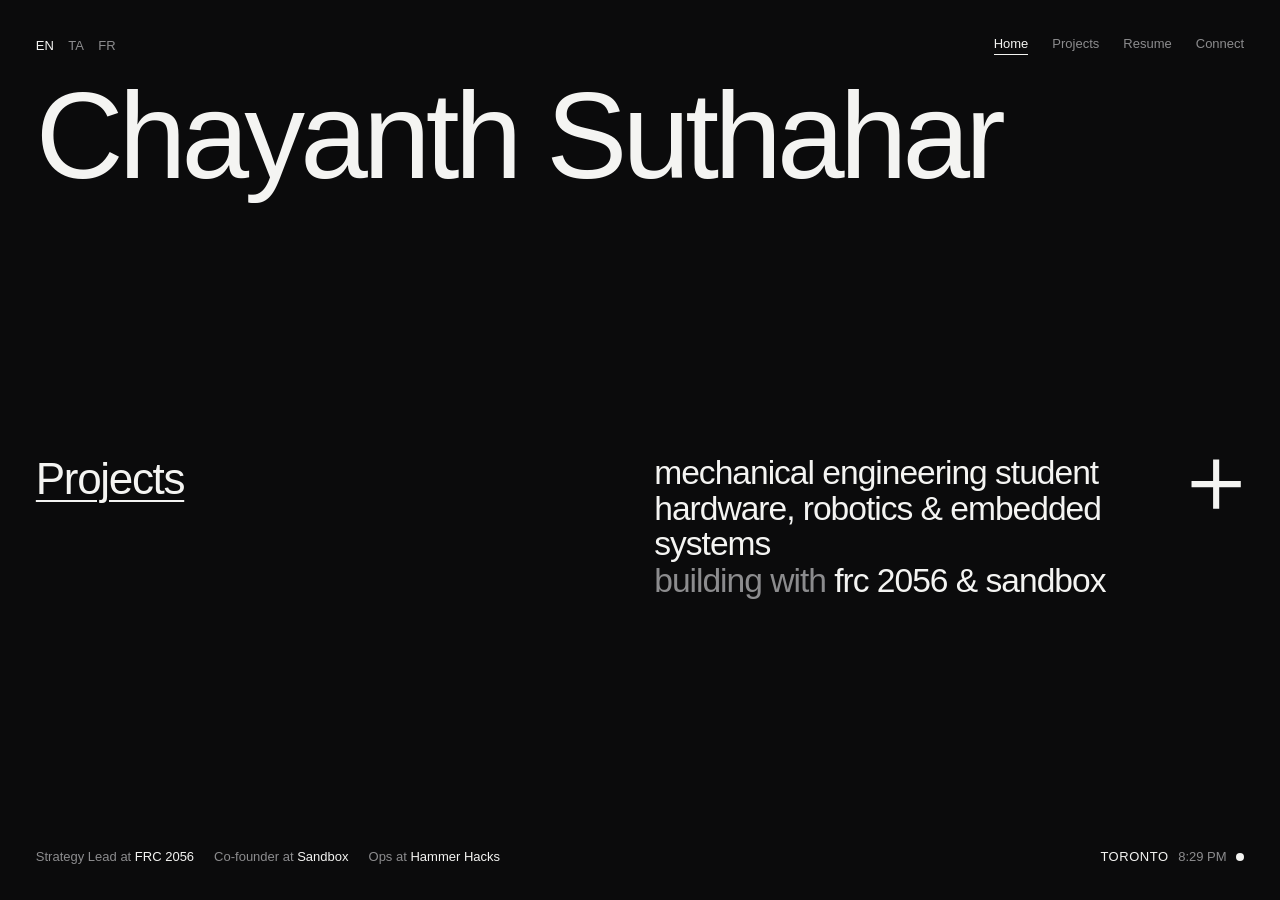
<file: index.html>
<!DOCTYPE html>
<html lang="en" data-theme="void">
<head>
<meta charset="utf-8">
<meta name="viewport" content="width=device-width, initial-scale=1">
<title>Chayanth Suthahar</title>
<meta name="description" content="Mechanical Engineering student. Hardware design, robotics, and embedded systems.">
<link rel="stylesheet" href="site.css">

<script>
(function(){
  var h=document.documentElement;
  try{ if(sessionStorage.getItem('seen')) h.className+=' no-intro'; }catch(e){}
})();
</script>

<style>
/* ============================================================
   PALETTE — the site always uses the dark "void" theme. Theme
   switching was removed; paper/blueprint are unused (kept for reference)
   ============================================================ */
:root,
[data-theme="void"]{ --bg:#0B0B0C; --fg:#F4F4F2; --dim:#8C8C8E; --hair:#242427; --accent:#F4F4F2; }
[data-theme="paper"]{ --bg:#FAF8F3; --fg:#141312; --dim:#6E6A62; --hair:#DDD8CD; --accent:#141312; }
[data-theme="blueprint"]{ --bg:#0A1014; --fg:#EAF6F8; --dim:#6F8A92; --hair:#173038; --accent:#3FC9D6; }

:root{
  --grotesk:'Helvetica Neue','Helvetica','Arial',sans-serif;
  --pad:clamp(1.15rem,2.8vw,2.5rem);

  /* Description indent from the left edge. Raise to push right. */
  --indent:48%;

  /* Name stays on ONE line at every width. Re-check if the name changes. */
  --name-size:clamp(1.9rem,9.5vw,10rem);
}

*{box-sizing:border-box}
html{-webkit-text-size-adjust:100%}
body{
  margin:0;
  background:var(--bg);
  color:var(--fg);
  font-family:var(--grotesk);
  -webkit-font-smoothing:antialiased;
  transition:background-color .45s ease,color .45s ease;
}
a{color:inherit;text-decoration:none}
button{font:inherit;color:inherit;background:none;border:0;padding:0;cursor:pointer}
::selection{background:var(--fg);color:var(--bg)}
:focus-visible{outline:2px solid var(--accent);outline-offset:4px}

/* ============================================================
   HERO LOCK
   ============================================================ */
.viewport{height:100svh;overflow:hidden}
.stage{
  height:100%;
  padding:var(--pad);
  display:grid;
  grid-template-rows:auto 1fr auto;
  transform-origin:0 0;
  will-change:transform;
  animation:camera 3.8s cubic-bezier(.7,0,.25,1) both;
}
.settled .stage{will-change:auto}

/* ---- three-beat camera: name → description → full ---- */
@keyframes camera{
  0%,  24% { transform:translate(-4%, 3.2%)  scale(1.18) }
  44%, 66% { transform:translate(-25%, -18%) scale(1.16) }
  100%     { transform:translate(0,0)        scale(1)    }
}

/* ---------- header: language (left) + nav (right), then name ---------- */
.topbar{
  display:flex;justify-content:space-between;align-items:center;gap:1rem;
  opacity:0;animation:fade .8s ease 3.1s forwards;
}
.lang{display:flex;gap:.9rem;font-size:.8125rem;letter-spacing:.04em}
.lang button{color:var(--dim);transition:color .2s}
.lang button:hover{color:var(--fg)}
.lang button[aria-pressed="true"]{color:var(--fg)}


.name{
  margin:.2em 0 0;
  font-weight:500;
  font-size:var(--name-size);
  line-height:.95;
  letter-spacing:-.04em;
  white-space:nowrap;
  padding-bottom:.1em;
  overflow:hidden;
}
.name > span{
  display:inline-block;
  transform:translateY(115%);
  animation:rise 1s cubic-bezier(.16,1,.3,1) .15s both;
}

/* ============================================================
   CENTER — asymmetric grid
   ============================================================ */
.center{
  align-self:center;
  display:grid;
  grid-template-columns:var(--indent) 1fr auto;
  align-items:start;
  column-gap:clamp(1.25rem,3vw,2.5rem);
  row-gap:2.5rem;
}

.sayhi{
  margin:0;font-weight:500;
  font-size:clamp(1.6rem,4.4vw,2.75rem);
  line-height:1.04;letter-spacing:-.03em;
  opacity:0;animation:fade .7s ease 1.35s forwards;
}
.sayhi a{transition:opacity .2s}
.sayhi > a{text-decoration:underline;text-underline-offset:.14em;text-decoration-thickness:.05em}
.sayhi > a:hover{opacity:.55}
.sayhi sup{font-size:.34em;letter-spacing:.06em;vertical-align:super;margin-left:.35em}
.sayhi sup a{color:var(--dim)}
.sayhi sup a:hover{color:var(--fg)}

.tagline{
  margin:0;font-weight:500;
  font-size:clamp(1.25rem,3.4vw,2.1rem);
  line-height:1.04;
  letter-spacing:-.03em;
}
.tagline .line{display:block;overflow:hidden;padding-bottom:.04em}
.tagline .line > span{
  display:block;transform:translateY(115%);
  animation:rise .85s cubic-bezier(.16,1,.3,1) both;
}
.tagline .line:nth-child(1) > span{animation-delay:1.35s}
.tagline .line:nth-child(2) > span{animation-delay:1.43s}
.tagline .line:nth-child(3) > span{animation-delay:1.51s}
.tagline .line:nth-child(4) > span{animation-delay:1.59s}
.tagline em{font-style:normal;color:var(--dim)}

/* the "+" (menu button): drawn as an SVG so it can be big and bold */
.swatch{
  justify-self:end;align-self:start;
  width:clamp(2.4rem,4.4vw,3.75rem);height:clamp(2.4rem,4.4vw,3.75rem);
  display:grid;place-items:center;
  color:var(--fg);
  opacity:0;animation:fade .8s ease 3.1s forwards;
  transition:transform .3s cubic-bezier(.16,1,.3,1),color .45s ease;
}
.swatch svg{width:100%;height:100%;fill:none;stroke:currentColor;stroke-width:2.6}
.swatch:hover,.swatch:focus-visible{transform:rotate(90deg)}
.swatch:active{transform:rotate(90deg) scale(.9)}

/* ---------- footer ---------- */
.meta{
  display:flex;justify-content:space-between;align-items:baseline;
  flex-wrap:wrap;gap:.75rem 1.5rem;
  font-size:.8125rem;color:var(--dim);
  opacity:0;animation:fade .9s ease 3.1s forwards;
}
.credits{display:flex;flex-wrap:wrap;gap:.4rem 1.25rem}
.credits b{color:var(--fg);font-weight:500}
.clock{display:inline-flex;align-items:center;gap:.6rem;white-space:nowrap}
.clock b{color:var(--fg);font-weight:500;letter-spacing:.04em}
.dot{width:.5rem;height:.5rem;border-radius:50%;background:var(--accent);animation:pulse 2.4s ease-in-out infinite}

@keyframes rise{to{transform:translateY(0)}}
@keyframes fade{to{opacity:1}}
@keyframes pulse{0%,100%{opacity:1}50%{opacity:.3}}

/* ---------- skip on repeat visits this session ---------- */
.no-intro .stage{animation:none}
.no-intro .name > span,
.no-intro .tagline .line > span{transform:none;animation:none}
.no-intro .topbar,.no-intro .sayhi,.no-intro .swatch,.no-intro .meta{opacity:1;animation:none}

/* ---------- release the lock only when it truly can't fit ---------- */
@media (max-width:768px),(max-height:480px){
  .viewport{height:auto;overflow:visible}
  .stage{height:auto;min-height:100svh;animation:none;transform:none}

  /* the name must be allowed to wrap on a phone, or it overflows the edge */
  .name{white-space:normal;font-size:clamp(2.4rem,15vw,5rem);line-height:.92}

  /* single column: say hi, then the tagline, with the + on its own row */
  .center{grid-template-columns:1fr;row-gap:1.5rem}
  .sayhi{grid-column:1;order:-1;animation-delay:.2s;font-size:clamp(1.75rem,8vw,2.6rem)}
  .tagline{font-size:clamp(1.35rem,6vw,2rem)}
  .swatch{justify-self:start;align-self:auto;order:1;margin-top:.25rem}

  .tagline .line:nth-child(1) > span{animation-delay:.3s}
  .tagline .line:nth-child(2) > span{animation-delay:.38s}
  .tagline .line:nth-child(3) > span{animation-delay:.46s}
  .tagline .line:nth-child(4) > span{animation-delay:.54s}
  .topbar,.swatch,.meta{animation-delay:.7s}
}

/* phones: the top bar stacks into links, then language (see site.css) */

@media (prefers-reduced-motion:reduce){
  .stage{animation:none}
  .name > span,.tagline .line > span{transform:none;animation:none}
  .topbar,.sayhi,.swatch,.meta{opacity:1;animation:none}
  .dot{animation:none}
  .swatch,body{transition:none}
}
/* ============================================================
   MENU — full-screen, opens from the "+"
   ============================================================ */
html.menu-open{overflow:hidden}
.menu{
  width:100%;height:100%;max-width:none;max-height:none;margin:0;padding:0;
  border:0;background:var(--bg);color:var(--fg);overflow:auto;
}
.menu::backdrop{background:transparent}
/* page-style transition: the panel wipes up over the home page, then its
   content rises in; on close the content fades and the panel retracts up */
.menu{clip-path:inset(100% 0 0 0);transition:clip-path .6s cubic-bezier(.7,0,.25,1)}
.menu.is-open{clip-path:inset(0 0 0 0)}
.menu.is-closing{clip-path:inset(0 0 100% 0);transition-duration:.45s}
.menu__inner{
  min-height:100%;display:grid;grid-template-rows:auto 1fr auto;gap:2rem;padding:var(--pad);
}
.menu__top{display:flex;justify-content:space-between;align-items:flex-start;gap:1rem}
.menu__name{margin:0;font-weight:500;font-size:clamp(1.1rem,1.9vw,1.75rem);line-height:1;letter-spacing:-.04em}
.menu__close{
  width:clamp(1.9rem,2.8vw,2.6rem);height:clamp(1.9rem,2.8vw,2.6rem);
  display:grid;place-items:center;transition:transform .3s cubic-bezier(.16,1,.3,1);
}
.menu__close svg{width:100%;height:100%;fill:none;stroke:currentColor;stroke-width:1.4}
.menu__close:hover,.menu__close:focus-visible{transform:rotate(90deg)}

/* links | bio */
.menu__body{
  display:grid;grid-template-columns:minmax(0,34%) minmax(0,1fr) auto;
  column-gap:clamp(1.25rem,3vw,2.5rem);
}
.menu__body{align-self:center;align-items:center}
.menu__links{display:grid;justify-items:start;gap:clamp(.75rem,4.5vh,2.75rem)}
.menu__links a{
  font-weight:500;font-size:clamp(2.75rem,6.2vw,6.25rem);line-height:.95;letter-spacing:-.055em;
  transition:opacity .2s;
}
.menu__links a:hover,.menu__links a:focus-visible{opacity:.55}
.menu__links sup{font-size:.28em;letter-spacing:-.01em;vertical-align:top;position:relative;top:.15em;margin-left:.3em}
.menu__bio{
  grid-column:2 / -1;margin:0;max-width:13em;
  font-weight:500;font-size:clamp(1.5rem,2.9vw,2.85rem);line-height:1.04;letter-spacing:-.045em;
}
/* Tamil runs longer and its letters are taller: smaller, looser bio and
   no negative tracking, so the menu still fits on one screen */
html[lang="ta"] .menu__bio{max-width:24em;font-size:clamp(1.05rem,1.75vw,1.65rem);line-height:1.4;letter-spacing:0}
html[lang="ta"] .menu__links a{letter-spacing:-.02em}
/* Tamil words are wider: shrink the links in the two-column layout so they
   stay inside their column instead of running into the bio */
@media (min-width:761px){ html[lang="ta"] .menu__links a{font-size:clamp(2.5rem,4.6vw,4.5rem)} }

/* footer: 88x31 buttons (mine, then friends') left, clock right */
.menu__foot{
  display:flex;flex-wrap:wrap;justify-content:space-between;align-items:flex-end;gap:1rem;
  font-size:.9375rem;letter-spacing:-.01em;
}
.menu__foot p{margin:0}
.menu__badges{display:flex;flex-wrap:wrap;gap:6px}
.menu__badge{display:block;width:88px;height:31px;line-height:0;transition:opacity .2s}
.menu__badge:hover,.menu__badge:focus-visible{opacity:.7}
.menu__badge img{display:block;image-rendering:pixelated}
.menu__time{white-space:nowrap}

/* content rises in, staggered, once the panel is moving ("backwards" fill
   only holds the start state, so hover effects still work afterwards) */
@keyframes menu-rise{from{opacity:0;transform:translateY(.45em)}}
.menu.is-open .menu__top{animation:menu-rise .6s cubic-bezier(.16,1,.3,1) .32s backwards}
.menu.is-open .menu__links a{animation:menu-rise .8s cubic-bezier(.16,1,.3,1) backwards}
.menu.is-open .menu__links a:nth-child(1){animation-delay:.3s}
.menu.is-open .menu__links a:nth-child(2){animation-delay:.38s}
.menu.is-open .menu__links a:nth-child(3){animation-delay:.46s}
.menu.is-open .menu__links a:nth-child(4){animation-delay:.54s}
.menu.is-open .menu__bio{animation:menu-rise .8s cubic-bezier(.16,1,.3,1) .5s backwards}
.menu.is-open .menu__foot{animation:menu-rise .6s cubic-bezier(.16,1,.3,1) .62s backwards}
.menu__inner{transition:opacity .2s ease}
.menu.is-closing .menu__inner{opacity:0}

@media (max-width:760px){
  .menu__body{grid-template-columns:minmax(0,1fr);align-self:start;row-gap:2.25rem;margin-top:4vh}
  .menu__bio{grid-column:auto}
}
@media (prefers-reduced-motion:reduce){
  .menu{clip-path:none!important;transition:none}
  .menu__inner{transition:none}
  .menu.is-open .menu__top,.menu.is-open .menu__links a,
  .menu.is-open .menu__bio,.menu.is-open .menu__foot{animation:none}
}
</style>
</head>
<body>

<div class="curtain" id="curtain"></div>

<div class="viewport">
  <main class="stage">

    <header>
      <div class="topbar sitebar">
        <nav class="lang" aria-label="Language">
          <button data-lang="en" aria-pressed="true">EN</button>
          <button data-lang="ta" aria-pressed="false">TA</button>
          <button data-lang="fr" aria-pressed="false">FR</button>
        </nav>
        <!-- shared nav (Home · Projects · Resume · Connect) is written by site.js -->
        <script src="site.js" data-page="home"></script>
      </div>

      <h1 class="name"><span>Chayanth Suthahar</span></h1>
    </header>

    <section class="center">
      <p class="sayhi">
        <a class="js-projects" href="projects.html">Projects</a>
      </p>

      <p class="tagline">
        <span class="line"><span></span></span>
        <span class="line"><span></span></span>
        <span class="line"><span></span></span>
      </p>

      <button class="swatch" id="swatch" type="button" aria-label="Open menu" aria-haspopup="dialog" aria-controls="menu" aria-expanded="false"><svg viewBox="0 0 24 24" aria-hidden="true"><path d="M12 1.5v21M1.5 12h21"/></svg></button>
    </section>

    <footer class="meta">
      <div class="credits"><span></span><span></span><span></span></div>
      <div class="clock">
        <b>TORONTO</b> <time class="js-clock" id="clock" datetime="">—</time>
        <span class="dot" aria-hidden="true"></span>
      </div>
    </footer>

  </main>
</div>

<!-- ================= MENU (opens from the "+") ================= -->
<dialog class="menu" id="menu" aria-label="Menu">
  <div class="menu__inner">
    <div class="menu__top">
      <p class="menu__name">Chayanth Suthahar</p>
      <button class="menu__close" type="button" aria-label="Close menu" autofocus>
        <svg viewBox="0 0 40 40" aria-hidden="true"><path d="M5 5 35 35 M35 5 5 35"/></svg>
      </button>
    </div>

    <div class="menu__body">
      <nav class="menu__links" aria-label="Menu links">
        <a href="projects.html"><span class="js-m-projects">projects</span><sup>04</sup></a>
        <a href="https://www.linkedin.com/in/chayanth/" target="_blank" rel="noopener"><span class="js-m-sayhi">say hi</span><sup>LNKD</sup></a>
        <a href="Chayanth_Suthahar_Resume.pdf" target="_blank" rel="noopener"><span class="js-m-resume">resume</span><sup>PDF</sup></a>
        <a href="mailto:chayanthsuthahar@gmail.com"><span class="js-m-email">email</span><sup>MAIL</sup></a>
      </nav>
      <p class="menu__bio js-m-bio">i’m a mechanical engineering student building hardware, robotics and embedded systems. currently i’m in toronto studying at toronto metropolitan university and looking for a summer 2027 internship or <span style="white-space:nowrap">co-op</span>.</p>
    </div>

    <div class="menu__foot">
      <!-- 88x31 buttons: mine first, then friends' (each hosted on their own site) -->
      <div class="menu__badges">
        <a class="menu__badge" href="https://chayanth.me" target="_blank" rel="noopener">
          <img src="button.gif" width="88" height="31"
               alt="CHAY" style="image-rendering: pixelated">
        </a>
        <a class="menu__badge" href="https://www.wcagas.com/" target="_blank" rel="noopener"><img src="https://www.wcagas.com/assets/buttons/button.gif" width="88" height="31" alt="William Cagas" loading="lazy"></a>
        <a class="menu__badge" href="https://www.ethantran.ca" target="_blank" rel="noopener"><img src="https://www.ethantran.ca/button.gif" width="88" height="31" alt="Ethan Tran" loading="lazy"></a>
        <a class="menu__badge" href="https://mikael.codes" target="_blank" rel="noopener"><img src="https://www.mikael.codes/button.gif" width="88" height="31" alt="Mikael Gomez" loading="lazy"></a>
        <a class="menu__badge" href="https://www.oscarzhao.ca" target="_blank" rel="noopener"><img src="https://www.oscarzhao.ca/button.gif" width="88" height="31" alt="Oscar Zhao" loading="lazy"></a>
      </div>
      <p class="menu__time">Toronto <time class="js-clock">—</time></p>
    </div>
  </div>
</dialog>

<script>
try{ sessionStorage.setItem('seen','1'); }catch(e){}

/* ============================================================
   LANGUAGE
   Proper nouns (name, FRC 2056, Sandbox, Hammer Hacks) stay
   as-is. Everything else is swapped from this dictionary.
   ============================================================ */
var I18N = {
  en: {
    nav:{ home:'Home', projects:'Projects', resume:'Resume', connect:'Connect' },
    projects:'Projects',
    lines:[
      'mechanical engineering student',
      'hardware, robotics &amp; embedded systems',
      '<em>building with</em> frc 2056 &amp; sandbox'
    ],
    credits:[
      'Strategy Lead at <b>FRC 2056</b>',
      'Co-founder at <b>Sandbox</b>',
      'Ops at <b>Hammer Hacks</b>'
    ],
    menu:{
      label:'Menu', open:'Open menu', close:'Close menu',
      projects:'projects', sayhi:'say hi', resume:'resume', email:'email',
      bio:'i’m a mechanical engineering student building hardware, robotics and embedded systems. currently i’m in toronto studying at toronto metropolitan university and looking for a summer 2027 internship or <span style="white-space:nowrap">co-op</span>.'
    }
  },
  ta: {
    nav:{ home:'முகப்பு', projects:'திட்டங்கள்', resume:'சுயவிவரம்', connect:'தொடர்பு' },
    projects:'திட்டங்கள்',
    lines:[
      'இயந்திரப் பொறியியல் மாணவர்',
      'வன்பொருள், ரோபோட்டிக்ஸ் &amp; உட்பொதிந்த அமைப்புகள்',
      'frc 2056 &amp; sandbox <em>உடன் உருவாக்குகிறேன்</em>'
    ],
    credits:[
      '<b>FRC 2056</b> இல் மூலோபாய தலைவர்',
      '<b>Sandbox</b> இணை நிறுவனர்',
      '<b>Hammer Hacks</b> செயல்பாடுகள்'
    ],
    menu:{
      label:'மெனு', open:'மெனுவைத் திற', close:'மெனுவை மூடு',
      projects:'திட்டங்கள்', sayhi:'வணக்கம்', resume:'சுயவிவரம்', email:'மின்னஞ்சல்',
      bio:'நான் ஒரு இயந்திரப் பொறியியல் மாணவர்; வன்பொருள், ரோபோட்டிக்ஸ் மற்றும் உட்பொதிந்த அமைப்புகளை உருவாக்குகிறேன். தற்போது டொராண்டோவில், டொராண்டோ மெட்ரோபொலிட்டன் பல்கலைக்கழகத்தில் படித்து வருகிறேன்; 2027 கோடைகால இன்டர்ன்ஷிப் அல்லது <span style="white-space:nowrap">கோ-ஆப்</span> வாய்ப்பைத் தேடுகிறேன்.'
    }
  },
  fr: {
    nav:{ home:'Accueil', projects:'Projets', resume:'CV', connect:'Contact' },
    projects:'Projets',
    lines:[
      'étudiant en génie mécanique',
      'matériel, robotique et systèmes embarqués',
      '<em>je bâtis avec</em> frc 2056 &amp; sandbox'
    ],
    credits:[
      'Responsable stratégie chez <b>FRC 2056</b>',
      'Cofondateur de <b>Sandbox</b>',
      'Opérations chez <b>Hammer Hacks</b>'
    ],
    menu:{
      label:'Menu', open:'Ouvrir le menu', close:'Fermer le menu',
      projects:'projets', sayhi:'salut', resume:'cv', email:'courriel',
      bio:'je suis étudiant en génie mécanique et je construis du matériel, de la robotique et des systèmes embarqués. en ce moment, j’étudie à toronto, à la toronto metropolitan university, et je cherche un stage ou un <span style="white-space:nowrap">co-op</span> pour l’été 2027.'
    }
  }
};

(function () {
  var lines   = document.querySelectorAll('.tagline .line > span');
  var credits = document.querySelectorAll('.credits > span');
  var navLinks= document.querySelectorAll('.sitenav [data-nav]');
  var projects= document.querySelector('.js-projects');
  var buttons = document.querySelectorAll('.lang button');
  var menu    = document.getElementById('menu');
  var menuBtn = document.getElementById('swatch');
  function setMenu(m){
    if (!menu || !m) return;
    menu.setAttribute('aria-label', m.label);
    if (menuBtn) menuBtn.setAttribute('aria-label', m.open);
    menu.querySelector('.menu__close').setAttribute('aria-label', m.close);
    menu.querySelector('.js-m-projects').textContent = m.projects;
    menu.querySelector('.js-m-sayhi').textContent = m.sayhi;
    menu.querySelector('.js-m-resume').textContent = m.resume;
    menu.querySelector('.js-m-email').textContent = m.email;
    menu.querySelector('.js-m-bio').innerHTML = m.bio;
  }

  function paint(lang) {
    var t = I18N[lang] || I18N.en;
    navLinks.forEach(function (a) { var l = t.nav[a.dataset.nav]; if (l) a.textContent = l; });
    projects.textContent = t.projects;
    lines.forEach(function (el, i)   { el.innerHTML = t.lines[i]; });
    credits.forEach(function (el, i) { el.innerHTML = t.credits[i]; });
    setMenu(t.menu);
    document.documentElement.lang = lang;
    buttons.forEach(function (b) {
      b.setAttribute('aria-pressed', b.dataset.lang === lang ? 'true' : 'false');
    });
  }

  var start = 'en';
  try { var s = localStorage.getItem('lang'); if (I18N[s]) start = s; } catch (e) {}
  paint(start);

  buttons.forEach(function (b) {
    b.addEventListener('click', function () {
      paint(b.dataset.lang);
      try { localStorage.setItem('lang', b.dataset.lang); } catch (e) {}
    });
  });
})();

/* drop the compositor hint once the camera lands */
(function(){
  var s = document.querySelector('.stage');
  if (s) s.addEventListener('animationend', function (e) {
    if (e.animationName === 'camera') document.documentElement.className += ' settled';
  });
})();

/* ---- the "+" opens the full-screen menu ---- */
(function () {
  var btn = document.getElementById('swatch');
  var menu = document.getElementById('menu');
  if (!btn || !menu || typeof menu.showModal !== 'function') return;
  var html = document.documentElement;
  var reduce = matchMedia('(prefers-reduced-motion: reduce)').matches;
  var timer = null;
  function cleanup(){                      // safe to run more than once
    html.classList.remove('menu-open');
    btn.setAttribute('aria-expanded', 'false');
    menu.classList.remove('is-open', 'is-closing');
  }
  function openMenu(){
    if (timer){ clearTimeout(timer); timer = null; }
    menu.classList.remove('is-closing');
    html.classList.add('menu-open');
    btn.setAttribute('aria-expanded', 'true');
    if (!menu.open) menu.showModal();
    void menu.offsetWidth;                 // start the wipe from the closed position
    menu.classList.add('is-open');
  }
  function finish(){ timer = null; if (menu.open) menu.close(); cleanup(); btn.focus(); }
  function closeMenu(instant){
    if (!menu.open){ cleanup(); return; }
    if (instant || reduce){ finish(); return; }
    menu.classList.remove('is-open');
    menu.classList.add('is-closing');      // content fades, panel retracts upward
    timer = setTimeout(finish, 450);
  }
  btn.addEventListener('click', openMenu);
  menu.querySelector('.menu__close').addEventListener('click', function(){ closeMenu(); });
  menu.addEventListener('cancel', function(e){ e.preventDefault(); closeMenu(); });   // Esc animates too
  menu.addEventListener('close', cleanup);
  // links to other pages: close at once so the page crossfade shows
  menu.addEventListener('click', function(e){
    var a = e.target.closest && e.target.closest('a');
    if (a && !a.target && /\.html$/.test(a.pathname)) closeMenu(true);
  });
})();

/* ---- clock, fixed to Toronto (footer + menu) ---- */
(function () {
  var els = document.querySelectorAll('.js-clock');
  function tick(){
    var s = '';
    try{
      s = new Intl.DateTimeFormat('en-US',{
        timeZone:'America/Toronto', hour:'numeric', minute:'2-digit', hour12:true
      }).format(new Date());
    }catch(e){}
    els.forEach(function(el){ el.textContent = s; });
  }
  tick(); setInterval(tick, 20000);
})();
</script>
</body>
</html>
</file>
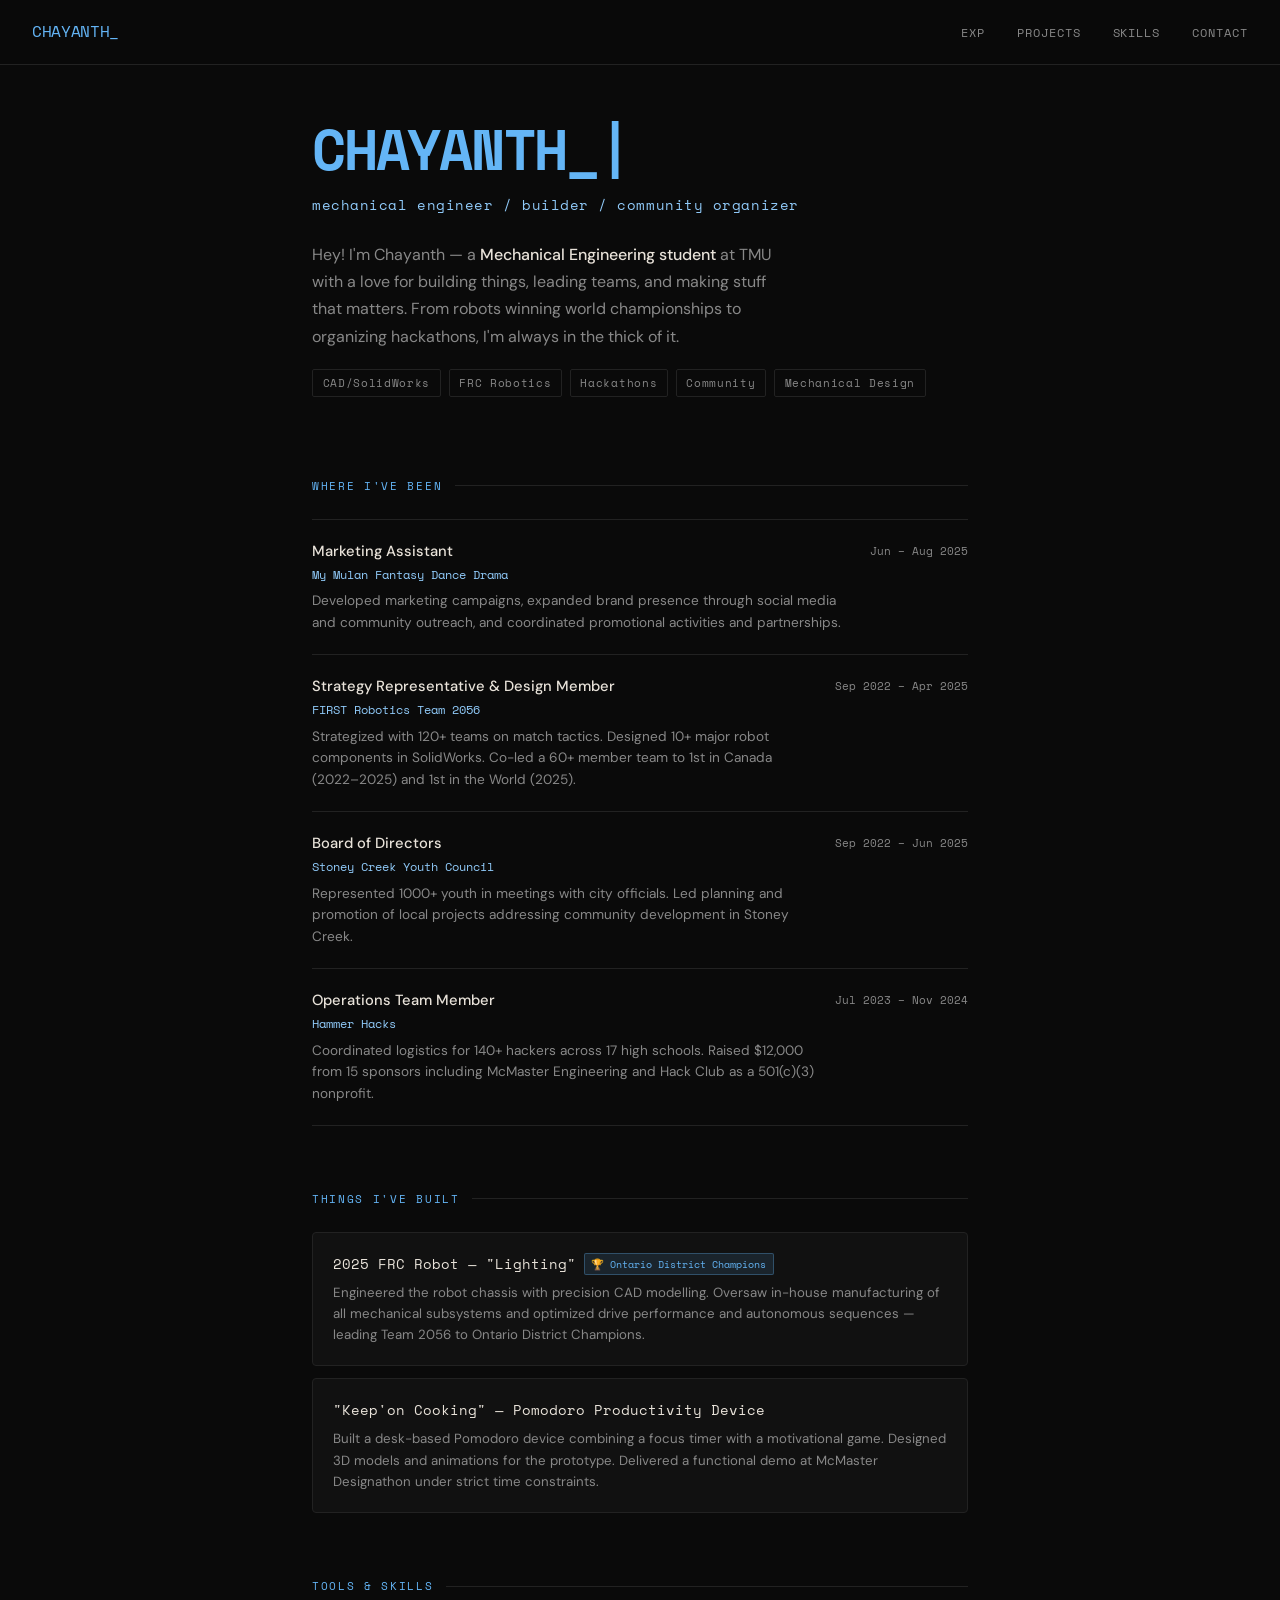
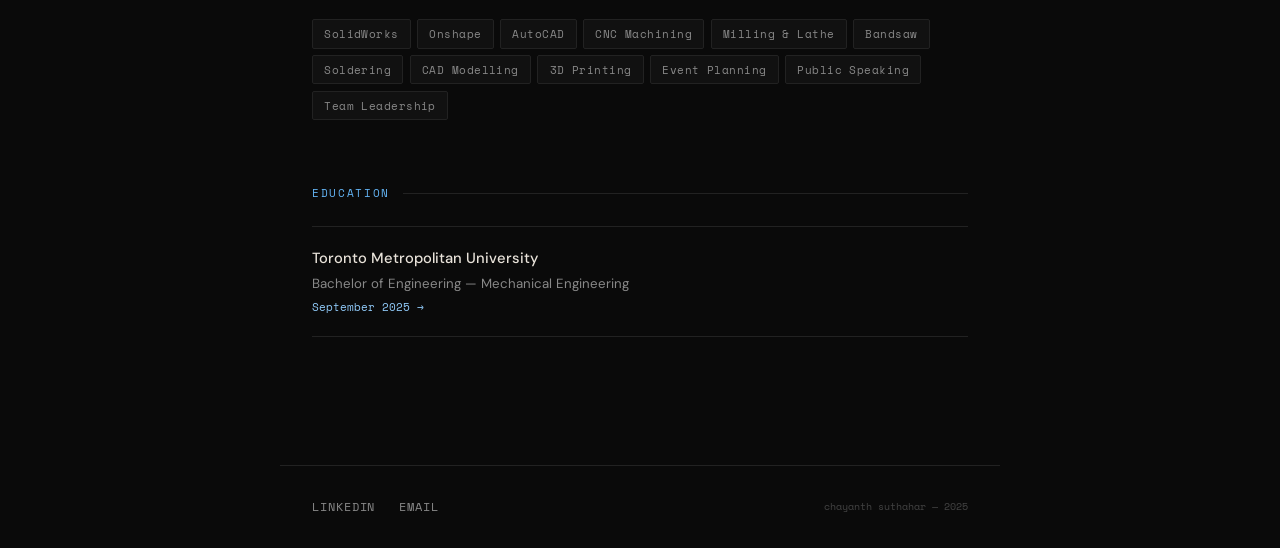
<file: index (1).html>
<!DOCTYPE html>
<html lang="en">
<head>
  <meta charset="UTF-8" />
  <meta name="viewport" content="width=device-width, initial-scale=1.0"/>
  <title>chayanth_</title>
  <link rel="preconnect" href="https://fonts.googleapis.com">
  <link href="https://fonts.googleapis.com/css2?family=Space+Mono:ital,wght@0,400;0,700;1,400&family=DM+Sans:wght@300;400;500&display=swap" rel="stylesheet">
  <style>
    :root {
      --bg: #0a0a0a;
      --bg2: #111111;
      --fg: #e8e2d9;
      --fg2: #888;
      --accent: #64b5f6;
      --accent2: #90caf9;
      --border: #222;
      --mono: 'Space Mono', monospace;
      --sans: 'DM Sans', sans-serif;
    }

    *, *::before, *::after { box-sizing: border-box; margin: 0; padding: 0; }
    html { scroll-behavior: smooth; }

    body {
      background: var(--bg);
      color: var(--fg);
      font-family: var(--sans);
      font-size: 15px;
      line-height: 1.6;
      min-height: 100vh;
    }

    nav {
      position: fixed;
      top: 0; left: 0; right: 0;
      z-index: 100;
      padding: 1.2rem 2rem;
      display: flex;
      justify-content: space-between;
      align-items: center;
      border-bottom: 1px solid var(--border);
      background: rgba(10,10,10,0.88);
      backdrop-filter: blur(12px);
    }

    .nav-logo {
      font-family: var(--mono);
      font-size: 1rem;
      color: var(--accent);
      text-decoration: none;
      letter-spacing: -0.02em;
    }

    .nav-links {
      display: flex;
      gap: 2rem;
      list-style: none;
    }

    .nav-links a {
      font-family: var(--mono);
      font-size: 0.75rem;
      color: var(--fg2);
      text-decoration: none;
      letter-spacing: 0.08em;
      text-transform: uppercase;
      transition: color 0.2s;
    }

    .nav-links a:hover { color: var(--accent); }

    main {
      max-width: 720px;
      margin: 0 auto;
      padding: 120px 2rem 4rem;
    }

    .hero {
      margin-bottom: 5rem;
      animation: fadeUp 0.8s ease both;
    }

    .hero h1 {
      font-family: var(--mono);
      font-size: clamp(2.2rem, 6vw, 3.5rem);
      font-weight: 700;
      line-height: 1.05;
      letter-spacing: -0.04em;
      margin-bottom: 0.5rem;
      color: var(--accent);
      min-height: 1.2em;
    }

    .blink {
      display: inline-block;
      animation: blink 1.1s step-end infinite;
      color: var(--accent);
    }

    .hero-sub {
      font-family: var(--mono);
      font-size: 0.85rem;
      color: var(--accent2);
      letter-spacing: 0.04em;
      margin-bottom: 1.5rem;
    }

    .hero-bio {
      color: var(--fg2);
      font-size: 1rem;
      max-width: 480px;
      line-height: 1.7;
    }

    .hero-bio strong { color: var(--fg); font-weight: 500; }

    .hero-tags {
      display: flex;
      flex-wrap: wrap;
      gap: 0.5rem;
      margin-top: 1.2rem;
    }

    .tag {
      font-family: var(--mono);
      font-size: 0.7rem;
      padding: 0.25rem 0.6rem;
      border: 1px solid var(--border);
      border-radius: 2px;
      color: var(--fg2);
      letter-spacing: 0.06em;
    }

    section {
      margin-bottom: 4rem;
      animation: fadeUp 0.8s ease both;
    }

    section:nth-child(2) { animation-delay: 0.1s; }
    section:nth-child(3) { animation-delay: 0.2s; }
    section:nth-child(4) { animation-delay: 0.3s; }

    .section-label {
      font-family: var(--mono);
      font-size: 0.7rem;
      text-transform: uppercase;
      letter-spacing: 0.15em;
      color: var(--accent);
      margin-bottom: 1.5rem;
      display: flex;
      align-items: center;
      gap: 0.8rem;
    }

    .section-label::after {
      content: '';
      flex: 1;
      height: 1px;
      background: var(--border);
    }

    .exp-item {
      display: grid;
      grid-template-columns: 1fr auto;
      gap: 0.25rem 1rem;
      padding: 1.25rem 0;
      border-bottom: 1px solid var(--border);
    }

    .exp-item:first-of-type { border-top: 1px solid var(--border); }

    .exp-role { font-weight: 500; color: var(--fg); font-size: 0.92rem; }

    .exp-company {
      font-family: var(--mono);
      font-size: 0.75rem;
      color: var(--accent2);
      margin-top: 0.1rem;
    }

    .exp-desc {
      grid-column: 1;
      font-size: 0.85rem;
      color: var(--fg2);
      margin-top: 0.4rem;
      line-height: 1.6;
    }

    .exp-date {
      font-family: var(--mono);
      font-size: 0.7rem;
      color: var(--fg2);
      white-space: nowrap;
      text-align: right;
      align-self: start;
      padding-top: 0.15rem;
    }

    .project-card {
      padding: 1.25rem;
      border: 1px solid var(--border);
      border-radius: 4px;
      margin-bottom: 0.75rem;
      background: var(--bg2);
      transition: border-color 0.2s, transform 0.2s;
    }

    .project-card:hover {
      border-color: var(--accent);
      transform: translateX(4px);
    }

    .project-title {
      font-family: var(--mono);
      font-size: 0.88rem;
      color: var(--fg);
      margin-bottom: 0.4rem;
      display: flex;
      align-items: center;
      gap: 0.5rem;
      flex-wrap: wrap;
    }

    .project-badge {
      font-size: 0.65rem;
      padding: 0.1rem 0.4rem;
      background: rgba(100, 181, 246, 0.12);
      color: var(--accent);
      border-radius: 2px;
      border: 1px solid rgba(100, 181, 246, 0.3);
    }

    .project-desc { font-size: 0.83rem; color: var(--fg2); line-height: 1.6; }

    .edu-block {
      padding: 1.25rem 0;
      border-bottom: 1px solid var(--border);
    }

    .edu-block:first-of-type { border-top: 1px solid var(--border); }

    .edu-school { font-weight: 500; color: var(--fg); font-size: 0.92rem; }

    .edu-degree { font-size: 0.83rem; color: var(--fg2); margin-top: 0.15rem; }

    .edu-date {
      font-family: var(--mono);
      font-size: 0.7rem;
      color: var(--accent2);
      margin-top: 0.2rem;
    }

    .skills-grid { display: flex; flex-wrap: wrap; gap: 0.4rem; }

    .skill-chip {
      font-family: var(--mono);
      font-size: 0.7rem;
      padding: 0.3rem 0.7rem;
      background: var(--bg2);
      border: 1px solid var(--border);
      border-radius: 2px;
      color: var(--fg2);
      letter-spacing: 0.04em;
      transition: border-color 0.2s, color 0.2s;
    }

    .skill-chip:hover { border-color: var(--accent2); color: var(--accent2); }

    footer {
      border-top: 1px solid var(--border);
      padding: 2rem;
      max-width: 720px;
      margin: 0 auto;
      display: flex;
      justify-content: space-between;
      align-items: center;
      flex-wrap: wrap;
      gap: 1rem;
    }

    .footer-links { display: flex; gap: 1.5rem; }

    .footer-links a {
      font-family: var(--mono);
      font-size: 0.72rem;
      color: var(--fg2);
      text-decoration: none;
      text-transform: uppercase;
      letter-spacing: 0.08em;
      transition: color 0.2s;
    }

    .footer-links a:hover { color: var(--accent); }

    .footer-copy { font-family: var(--mono); font-size: 0.65rem; color: #444; }

    @keyframes blink {
      0%, 100% { opacity: 1; }
      50% { opacity: 0; }
    }

    @keyframes fadeUp {
      from { opacity: 0; transform: translateY(20px); }
      to { opacity: 1; transform: translateY(0); }
    }

    @media (max-width: 600px) {
      nav { padding: 1rem; }
      main { padding: 100px 1rem 3rem; }
      .exp-item { grid-template-columns: 1fr; }
      .exp-date { text-align: left; }
      footer { flex-direction: column; }
    }
  </style>
</head>
<body>

  <nav>
    <a href="#" class="nav-logo">CHAYANTH_</a>
    <ul class="nav-links">
      <li><a href="#experience">exp</a></li>
      <li><a href="#projects">projects</a></li>
      <li><a href="#skills">skills</a></li>
      <li><a href="mailto:chayanthsuthahar@gmail.com">contact</a></li>
    </ul>
  </nav>

  <main>

    <div class="hero">
      <h1><span id="typewriter"></span><span class="blink">|</span></h1>
      <p class="hero-sub">mechanical engineer / builder / community organizer</p>
      <p class="hero-bio">
        Hey! I'm Chayanth — a <strong>Mechanical Engineering student</strong> at TMU with a love for building things, leading teams, and making stuff that matters. From robots winning world championships to organizing hackathons, I'm always in the thick of it.
      </p>
      <div class="hero-tags">
        <span class="tag">CAD/SolidWorks</span>
        <span class="tag">FRC Robotics</span>
        <span class="tag">Hackathons</span>
        <span class="tag">Community</span>
        <span class="tag">Mechanical Design</span>
      </div>
    </div>

    <section id="experience">
      <p class="section-label">where i've been</p>

      <div class="exp-item">
        <div>
          <div class="exp-role">Marketing Assistant</div>
          <div class="exp-company">My Mulan Fantasy Dance Drama</div>
          <div class="exp-desc">Developed marketing campaigns, expanded brand presence through social media and community outreach, and coordinated promotional activities and partnerships.</div>
        </div>
        <div class="exp-date">Jun – Aug 2025</div>
      </div>

      <div class="exp-item">
        <div>
          <div class="exp-role">Strategy Representative &amp; Design Member</div>
          <div class="exp-company">FIRST Robotics Team 2056</div>
          <div class="exp-desc">Strategized with 120+ teams on match tactics. Designed 10+ major robot components in SolidWorks. Co-led a 60+ member team to 1st in Canada (2022–2025) and 1st in the World (2025).</div>
        </div>
        <div class="exp-date">Sep 2022 – Apr 2025</div>
      </div>

      <div class="exp-item">
        <div>
          <div class="exp-role">Board of Directors</div>
          <div class="exp-company">Stoney Creek Youth Council</div>
          <div class="exp-desc">Represented 1000+ youth in meetings with city officials. Led planning and promotion of local projects addressing community development in Stoney Creek.</div>
        </div>
        <div class="exp-date">Sep 2022 – Jun 2025</div>
      </div>

      <div class="exp-item">
        <div>
          <div class="exp-role">Operations Team Member</div>
          <div class="exp-company">Hammer Hacks</div>
          <div class="exp-desc">Coordinated logistics for 140+ hackers across 17 high schools. Raised $12,000 from 15 sponsors including McMaster Engineering and Hack Club as a 501(c)(3) nonprofit.</div>
        </div>
        <div class="exp-date">Jul 2023 – Nov 2024</div>
      </div>
    </section>

    <section id="projects">
      <p class="section-label">things i've built</p>

      <div class="project-card">
        <div class="project-title">
          2025 FRC Robot &mdash; "Lighting"
          <span class="project-badge">&#127942; Ontario District Champions</span>
        </div>
        <p class="project-desc">Engineered the robot chassis with precision CAD modelling. Oversaw in-house manufacturing of all mechanical subsystems and optimized drive performance and autonomous sequences — leading Team 2056 to Ontario District Champions.</p>
      </div>

      <div class="project-card">
        <div class="project-title">"Keep'on Cooking" &mdash; Pomodoro Productivity Device</div>
        <p class="project-desc">Built a desk-based Pomodoro device combining a focus timer with a motivational game. Designed 3D models and animations for the prototype. Delivered a functional demo at McMaster Designathon under strict time constraints.</p>
      </div>
    </section>

    <section id="skills">
      <p class="section-label">tools &amp; skills</p>
      <div class="skills-grid">
        <span class="skill-chip">SolidWorks</span>
        <span class="skill-chip">Onshape</span>
        <span class="skill-chip">AutoCAD</span>
        <span class="skill-chip">CNC Machining</span>
        <span class="skill-chip">Milling &amp; Lathe</span>
        <span class="skill-chip">Bandsaw</span>
        <span class="skill-chip">Soldering</span>
        <span class="skill-chip">CAD Modelling</span>
        <span class="skill-chip">3D Printing</span>
        <span class="skill-chip">Event Planning</span>
        <span class="skill-chip">Public Speaking</span>
        <span class="skill-chip">Team Leadership</span>
      </div>
    </section>

    <section id="education">
      <p class="section-label">education</p>
      <div class="edu-block">
        <div class="edu-school">Toronto Metropolitan University</div>
        <div class="edu-degree">Bachelor of Engineering &mdash; Mechanical Engineering</div>
        <div class="edu-date">September 2025 &rarr;</div>
      </div>
    </section>

  </main>

  <footer>
    <div class="footer-links">
      <a href="https://linkedin.com/in/chayanth" target="_blank">LinkedIn</a>
      <a href="mailto:chayanthsuthahar@gmail.com">Email</a>
    </div>
    <p class="footer-copy">chayanth suthahar &mdash; 2025</p>
  </footer>

  <script>
    const el = document.getElementById('typewriter');
    const text = 'CHAYANTH_';
    let i = 0;
    function type() {
      if (i < text.length) {
        el.textContent += text[i++];
        setTimeout(type, 110);
      }
    }
    setTimeout(type, 500);
  </script>

</body>
</html>
</file>
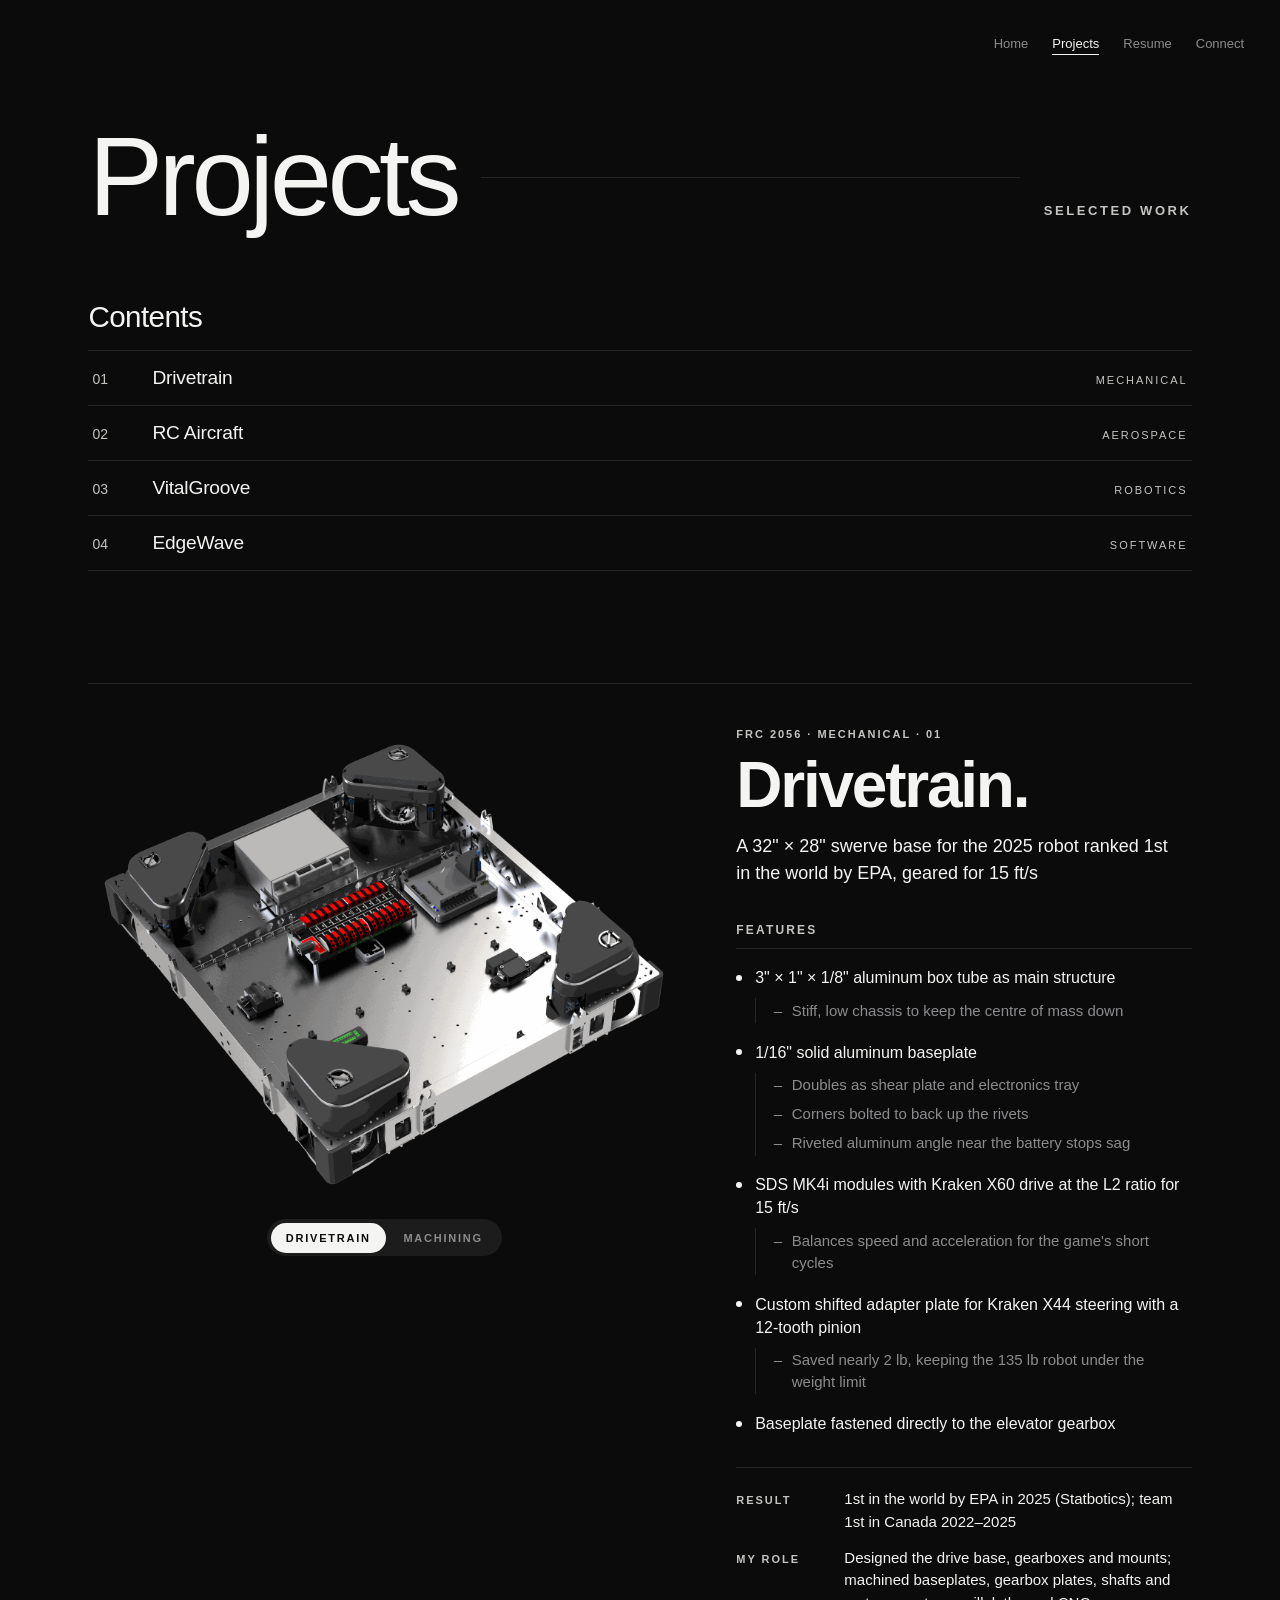
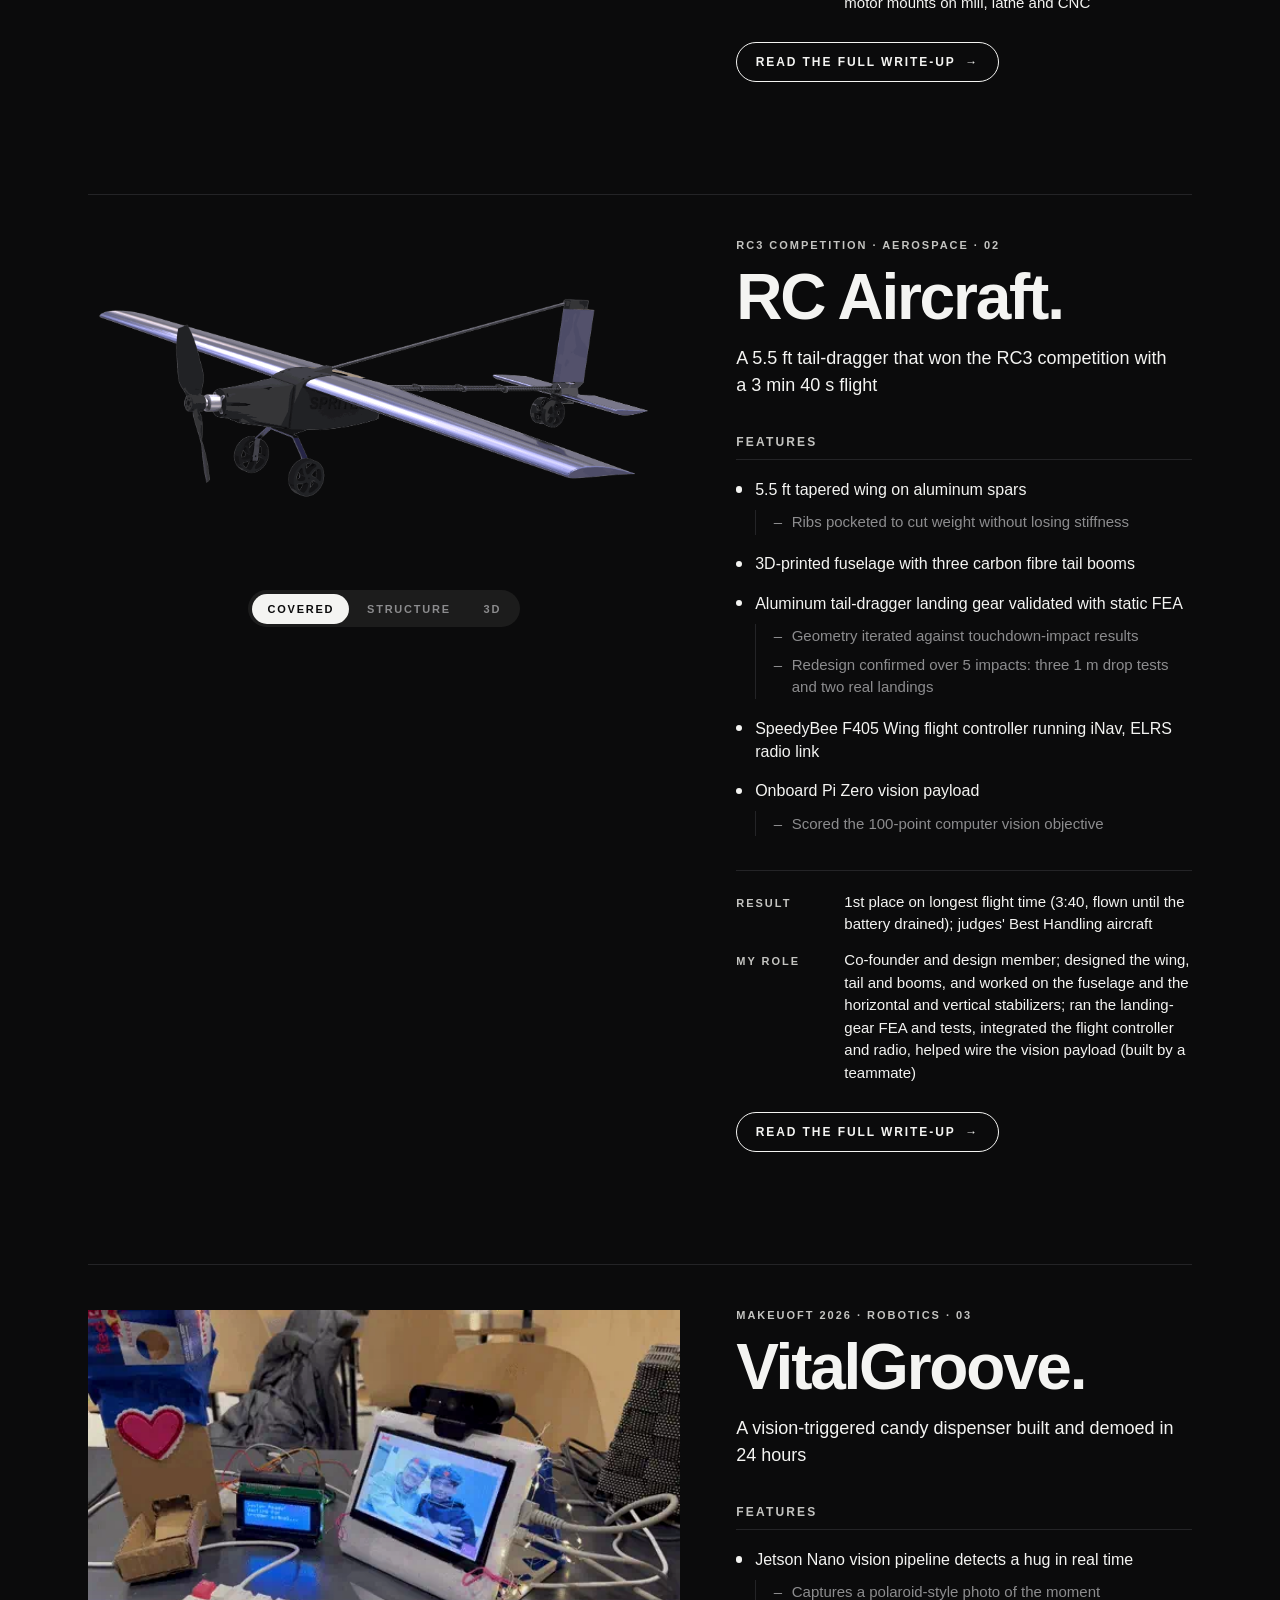
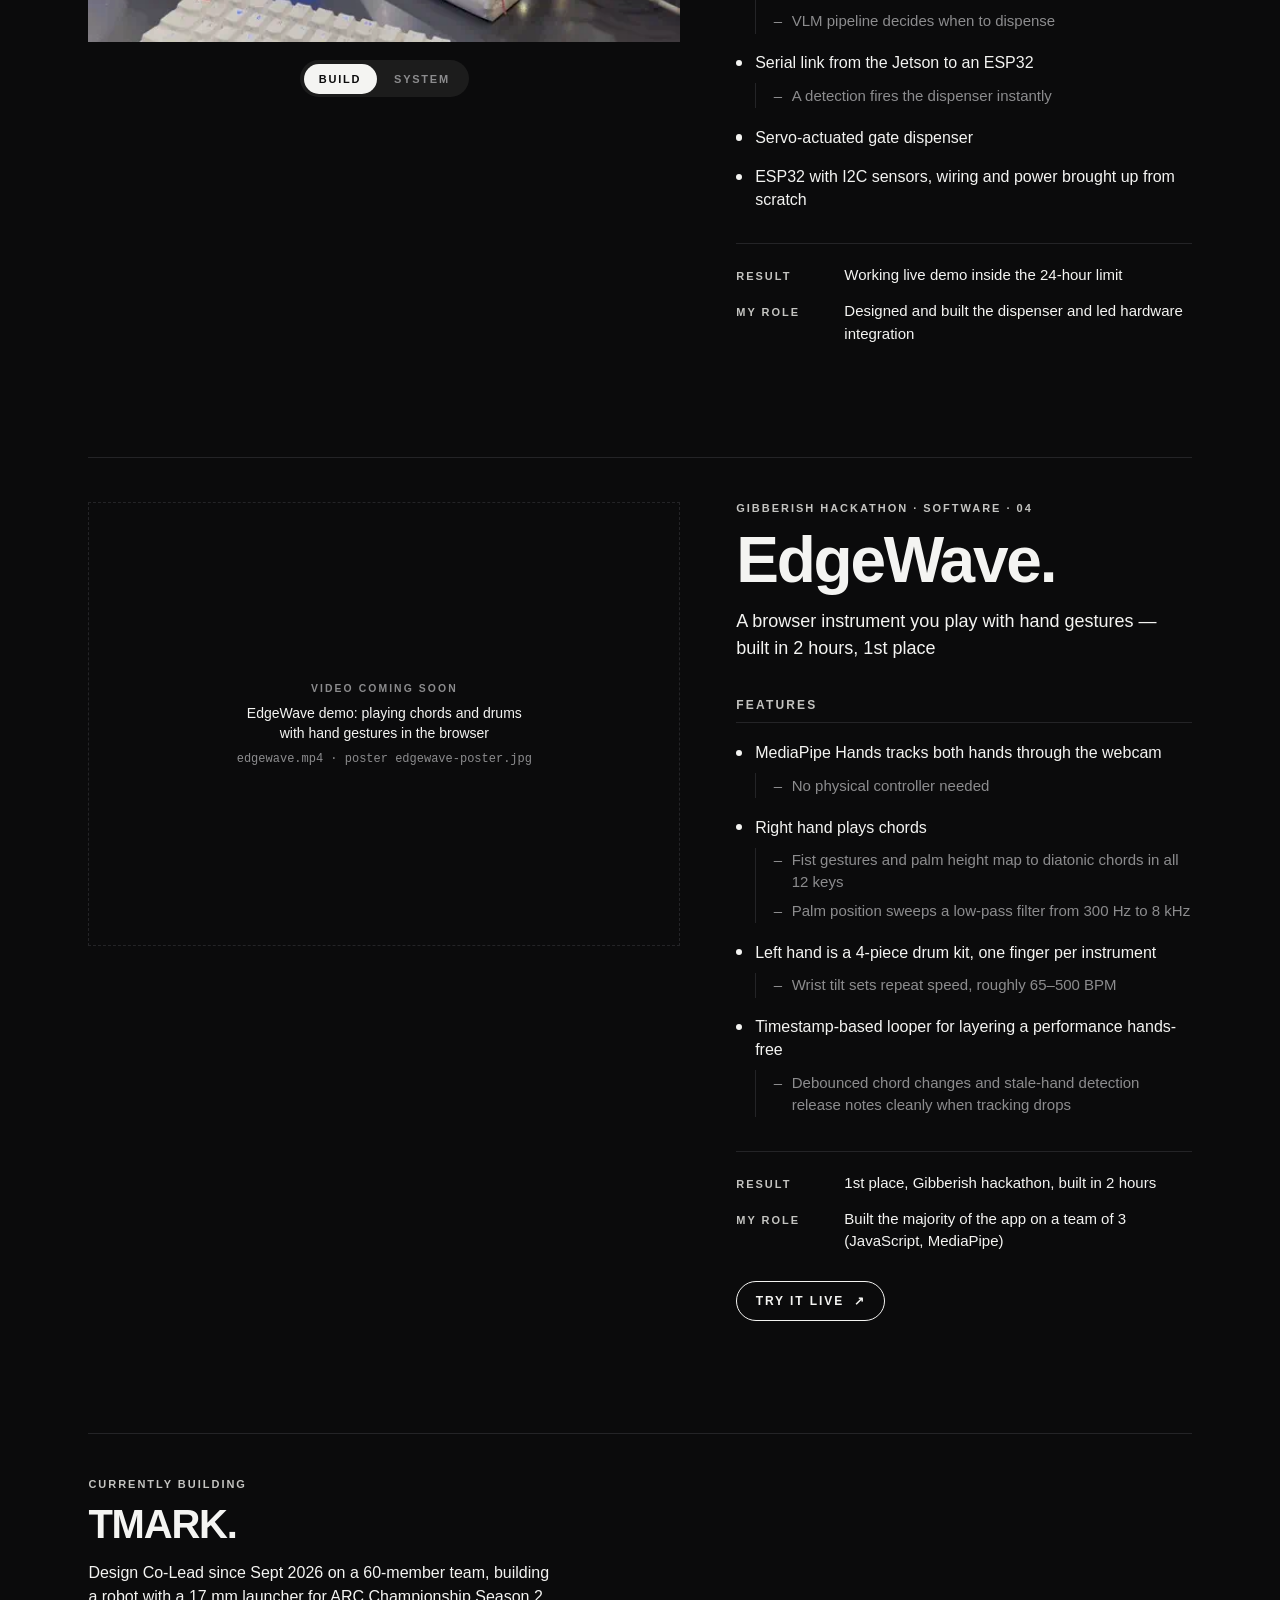
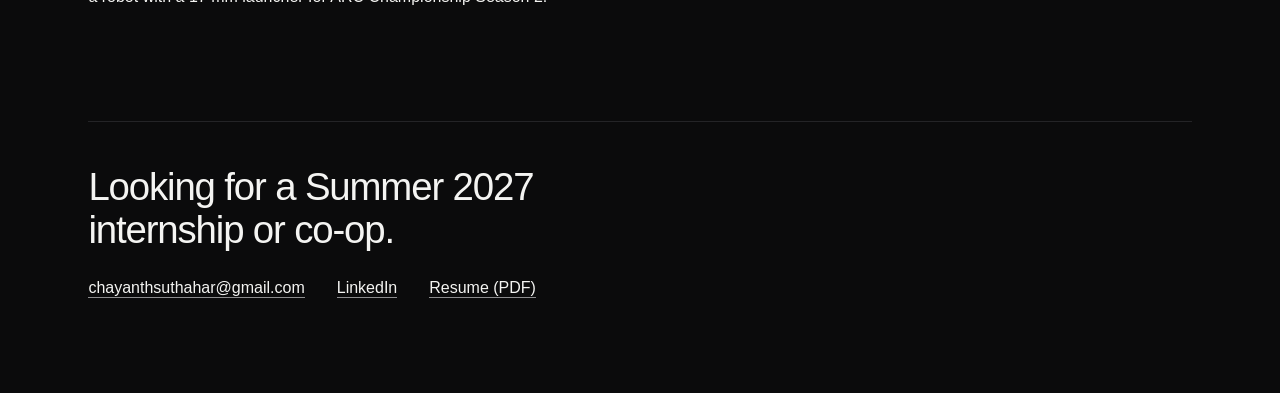
<file: projects.html>
<!DOCTYPE html>
<!--
  ============================================================
  PROJECTS PAGE — technical-binder layout
  Every project is one <section class="proj"> with the same parts:
    eyebrow  "<Team/Event> · <Discipline> · <NN>"
    title    ends with a period, e.g. "Drivetrain."
    tagline  one line: headline spec + result
    media    pills (.pills) switch the panels inside .stage;
             set the box shape per project with style="--ratio:W/H".
             Click an image to enlarge it.
    Features nested list: top level = design choice with specs,
             sub-bullets = why / what it achieved (no end periods)
    facts    "Result" and "My role"
  Also add the project to the Contents list near the top.

  ADDING MEDIA: each panel holds an <img> (inside <a class="zoom">)
  or a <video>. If that file isn't uploaded yet, the page shows a
  placeholder slot with the alt text automatically — upload a file
  with the exact same name and it appears, no code change needed.

  [CONFIRM: ...] marks are facts still to be checked. Delete each
  one once it's answered.

  The page always uses the dark theme (theme switching was removed).
  ============================================================
-->
<html lang="en" data-theme="void">
<head>
<meta charset="utf-8">
<meta name="viewport" content="width=device-width, initial-scale=1">
<title>Projects — Chayanth Suthahar</title>
<link rel="stylesheet" href="site.css">

<style>
:root,
[data-theme="void"]{ --bg:#0B0B0C; --fg:#F4F4F2; --dim:#8C8C8E; --hair:#242427; --accent:#F4F4F2; }
[data-theme="paper"]{ --bg:#FAF8F3; --fg:#141312; --dim:#8A857B; --hair:#DDD8CD; --accent:#12808F; }
[data-theme="blueprint"]{ --bg:#0A1014; --fg:#EAF6F8; --dim:#6F8A92; --hair:#173038; --accent:#3FC9D6; }

:root{
  --grotesk:'Helvetica Neue','Helvetica','Arial',sans-serif;
  --mono:ui-monospace,'SFMono-Regular',Menlo,Consolas,monospace;
  --pad:clamp(1.15rem,3vw,2.75rem);
  --maxw:1180px;
  --ease:cubic-bezier(.65,0,.35,1);
}

*{box-sizing:border-box}
html{-webkit-text-size-adjust:100%}
html.has-lightbox{overflow:hidden}
@media (prefers-reduced-motion:no-preference){ html{scroll-behavior:smooth} }
body{
  margin:0;background:var(--bg);color:var(--fg);
  font-family:var(--grotesk);-webkit-font-smoothing:antialiased;
  transition:background-color .45s ease,color .45s ease;
}
a{color:inherit;text-decoration:none}
img,svg,video{max-width:100%}
::selection{background:var(--fg);color:var(--bg)}
:focus-visible{outline:2px solid var(--accent);outline-offset:3px}
.sr-only{position:absolute;width:1px;height:1px;padding:0;margin:-1px;overflow:hidden;clip:rect(0 0 0 0);white-space:nowrap;border:0}

/* top nav: shared, see site.css / site.js */

main{max-width:var(--maxw);margin:0 auto;padding:clamp(2.5rem,6vw,4.5rem) var(--pad) 6rem}

/* ---------- page header ---------- */
.pagehead{display:flex;align-items:baseline;gap:1.5rem}
.eyebrow{
  margin:0;font-size:.8125rem;font-weight:700;letter-spacing:.2em;
  text-transform:uppercase;color:var(--label);flex:none;
}
.ptitle{
  margin:0;font-weight:500;
  font-size:clamp(2.8rem,10vw,7rem);line-height:.9;letter-spacing:-.04em;
  flex:none;
}
.pagehead__rule{flex:1;height:1px;background:var(--hair);align-self:center}

/* ---------- contents ---------- */
.contents{margin-top:clamp(2.75rem,7vw,4.5rem)}
.contents__title{margin:0 0 1rem;font-size:clamp(1.35rem,2.6vw,1.85rem);font-weight:500;letter-spacing:-.02em}
.contents__list{list-style:none;margin:0;padding:0;border-top:1px solid var(--hair)}
.contents__list a{
  display:grid;grid-template-columns:2.75rem minmax(0,1fr) auto;align-items:baseline;column-gap:1rem;
  padding:1rem .25rem;border-bottom:1px solid var(--hair);
}
.contents__num{font-size:.875rem;font-weight:500;color:var(--label);font-variant-numeric:tabular-nums}
.contents__name{font-size:clamp(1.05rem,1.8vw,1.2rem);font-weight:500;letter-spacing:-.01em;transition:transform .25s var(--ease)}
.contents__tag{font-size:.6875rem;letter-spacing:.18em;text-transform:uppercase;color:var(--label)}
.contents__list a:hover .contents__name,
.contents__list a:focus-visible .contents__name{transform:translateX(.35rem)}

/* ============================================================
   PROJECT SECTION — media left (sticky), text right; stacks on phones
   ============================================================ */
.proj{
  margin-top:clamp(4rem,9vw,7rem);padding-top:clamp(1.75rem,4vw,2.75rem);
  border-top:1px solid var(--hair);scroll-margin-top:1rem;
}
.proj__grid{
  display:grid;grid-template-columns:minmax(0,1fr);
  grid-template-areas:"head" "media" "body";row-gap:clamp(1.75rem,5vw,2.5rem);
}
.proj__head{grid-area:head}
.proj__media{grid-area:media;min-width:0}
.proj__body{grid-area:body;min-width:0}
@media (min-width:900px){
  .proj__grid{
    grid-template-columns:minmax(0,1.3fr) minmax(0,1fr);grid-template-rows:auto 1fr;
    grid-template-areas:"media head" "media body";
    column-gap:clamp(2.25rem,4.5vw,3.5rem);row-gap:2.25rem;align-items:start;
  }
  .proj__media{position:sticky;top:clamp(1.5rem,7vh,4.5rem)}
}

.proj__eyebrow{
  margin:0 0 .85rem;font-size:.6875rem;font-weight:600;letter-spacing:.18em;
  text-transform:uppercase;color:var(--label);
}
.proj__title{
  margin:0;font-weight:600;
  font-size:clamp(2.4rem,5vw,4rem);line-height:1;letter-spacing:-.035em;
}
.proj__tagline{margin:1rem 0 0;font-size:clamp(1rem,1.5vw,1.125rem);line-height:1.5;max-width:44ch}

/* ---------- media stage: stacked panels, crossfade between them ---------- */
.stage{position:relative;width:100%;aspect-ratio:var(--ratio,16/9)}
.panel{
  position:absolute;inset:0;display:grid;place-items:center;
  opacity:0;visibility:hidden;transition:opacity .35s ease,visibility 0s linear .35s;
}
.panel.is-active{opacity:1;visibility:visible;transition:opacity .35s ease,visibility 0s}
.frame{position:relative;width:100%;height:100%}
.zoom{display:block;width:100%;height:100%;cursor:zoom-in}
.frame img,.frame video{width:100%;height:100%;object-fit:contain;display:block;filter:contrast(1.03)}
.frame video{cursor:pointer}
.frame video[controls]{cursor:auto}

/* placeholder slot — shown only when the file isn't uploaded yet */
.slot{
  display:none;position:absolute;inset:0;
  align-content:center;justify-items:center;gap:.45rem;padding:1.25rem;text-align:center;
  border:1px dashed var(--hair);color:var(--dim);font-size:.875rem;line-height:1.45;
}
.slot__kicker{font-size:.65rem;font-weight:700;letter-spacing:.2em;text-transform:uppercase}
.slot__alt{color:var(--fg);max-width:36ch}
.slot__file{font-family:var(--mono);font-size:.75rem}
.frame.is-missing .slot{display:grid}
.frame.is-missing .zoom{display:none}
.frame.is-missing video{opacity:0}

/* ---------- pill toggle (sliding highlight follows the selected pill) ---------- */
.pills{
  position:relative;display:flex;flex-wrap:wrap;justify-content:center;gap:.15rem;
  width:fit-content;max-width:100%;margin:1.1rem auto 0;padding:.25rem;border-radius:1.4rem;
  background:var(--hair);background:color-mix(in srgb,var(--fg) 7%,transparent);
}
.pill{
  position:relative;z-index:1;
  font:inherit;font-size:.6875rem;font-weight:600;letter-spacing:.16em;text-transform:uppercase;
  color:var(--dim);background:none;border:0;border-radius:999px;padding:.55rem .95rem;cursor:pointer;
  transition:color .25s ease,background-color .25s ease;
}
.pill:hover{color:var(--fg)}
.pill[aria-selected="true"]{color:var(--bg);background:var(--fg)}
.pills.is-ready .pill[aria-selected="true"]{background:transparent}
.pills__ind{
  position:absolute;top:0;left:0;z-index:0;border-radius:999px;background:var(--fg);
  opacity:0;pointer-events:none;
  transition:transform .32s var(--ease),width .32s var(--ease),height .32s var(--ease);
}
.pills.is-ready .pills__ind{opacity:1}

/* ---------- 360° spinner (Aircraft "3D" pill) ---------- */
.spin{
  position:relative;width:100%;height:100%;cursor:grab;
  touch-action:pan-y;user-select:none;-webkit-user-select:none;
}
.spin.is-dragging{cursor:grabbing}
.spin img{width:100%;height:100%;object-fit:contain;display:block;pointer-events:none;-webkit-user-drag:none}
.spin__hint{
  position:absolute;left:50%;bottom:.65rem;transform:translateX(-50%);margin:0;
  padding:.35rem .75rem;border-radius:999px;background:rgba(0,0,0,.5);color:#fff;
  font-size:.65rem;font-weight:600;letter-spacing:.18em;text-transform:uppercase;white-space:nowrap;
  pointer-events:none;transition:opacity .4s ease;
}
.spin.is-used .spin__hint{opacity:0}


/* ---------- Features list ---------- */
.proj__label{
  margin:0 0 1.1rem;padding-bottom:.65rem;border-bottom:1px solid var(--hair);
  font-size:.75rem;font-weight:700;letter-spacing:.18em;text-transform:uppercase;color:var(--label);
}
.feat{list-style:none;margin:0;padding:0}
.feat > li{
  display:grid;grid-template-columns:auto minmax(0,1fr);column-gap:.8rem;align-items:start;
  margin-top:1rem;font-size:1rem;line-height:1.45;
}
.feat > li:first-child{margin-top:0}
.feat > li::before{
  content:'';width:.38rem;height:.38rem;border-radius:50%;
  background:var(--fg);margin-top:.54em;
}
/* sub-bullets: dash markers + a hairline "thread" down each group */
.feat ul{
  grid-column:2;list-style:none;margin:.55rem 0 .1rem;
  padding:.1rem 0 .1rem 1.1rem;border-left:1px solid var(--hair);
}
.feat ul li{
  display:grid;grid-template-columns:auto minmax(0,1fr);column-gap:.6rem;
  margin-top:.45rem;font-size:.9375rem;line-height:1.45;color:var(--dim);
}
.feat ul li:first-child{margin-top:0}
.feat ul li::before{content:"\2013";color:var(--dim)}

/* ---------- Result / My role ---------- */
.facts{margin:2rem 0 0;padding-top:1.25rem;border-top:1px solid var(--hair);display:grid;gap:.85rem}
.facts > div{display:grid;grid-template-columns:5.75rem minmax(0,1fr);column-gap:1rem;align-items:baseline}
.facts dt{font-size:.6875rem;font-weight:700;letter-spacing:.18em;text-transform:uppercase;color:var(--label)}
.facts dd{margin:0;font-size:.9375rem;line-height:1.5}
@media (max-width:420px){ .facts > div{grid-template-columns:minmax(0,1fr);row-gap:.25rem} }

/* "Try it live" */
.cta{
  display:inline-flex;align-items:center;gap:.6rem;margin-top:1.75rem;padding:.75rem 1.15rem;
  border:1px solid var(--fg);border-radius:999px;
  font-size:.75rem;font-weight:600;letter-spacing:.16em;text-transform:uppercase;
  transition:background-color .2s,color .2s;
}
.cta:hover,.cta:focus-visible{background:var(--fg);color:var(--bg)}
.cta + .cta{margin-left:.6rem}

/* ---------- "Currently building" + closing block ---------- */
.now{
  margin-top:clamp(4rem,9vw,7rem);padding-top:clamp(1.75rem,4vw,2.75rem);border-top:1px solid var(--hair);
}
.now__title{margin:0;font-weight:600;font-size:clamp(1.75rem,3.4vw,2.5rem);line-height:1.05;letter-spacing:-.03em}
.now__text{margin:1rem 0 0;font-size:1rem;line-height:1.5;max-width:52ch}
.closing{
  margin-top:clamp(4rem,9vw,7rem);padding-top:clamp(1.75rem,4vw,2.75rem);border-top:1px solid var(--hair);
}
.closing__line{margin:0;font-weight:500;font-size:clamp(1.5rem,3.4vw,2.4rem);line-height:1.1;letter-spacing:-.03em;max-width:24ch}
.closing__links{list-style:none;margin:1.75rem 0 0;padding:0;display:flex;flex-wrap:wrap;gap:.75rem 2rem;font-size:1rem}
.closing__links a{border-bottom:1px solid var(--dim);padding-bottom:.1rem;transition:border-color .2s}
.closing__links a:hover,.closing__links a:focus-visible{border-bottom-color:var(--fg)}

/* visible marker for facts still to be checked */
.confirm{
  padding:.05em .4em;border:1px dashed currentColor;border-radius:3px;
  background:none;color:var(--fg);font-size:.85em;
}

/* ---------- lightbox ---------- */
.lightbox{
  width:100%;height:100%;max-width:none;max-height:none;margin:0;padding:0;
  border:0;background:transparent;color:#fff;overflow:hidden;
}
.lightbox::backdrop{background:rgba(5,5,6,.92)}
.lightbox__inner{
  width:100%;height:100%;display:grid;grid-template-rows:auto minmax(0,1fr) auto;
  gap:.75rem;padding:clamp(.75rem,3vw,2rem);
}
.lightbox__bar{display:flex;justify-content:flex-end}
.lightbox__close{
  font:inherit;font-size:1.75rem;line-height:1;color:#fff;background:none;border:0;
  padding:.25rem .5rem;cursor:pointer;
}
.lightbox__img{width:100%;height:100%;min-height:0;object-fit:contain}
.lightbox__cap{margin:0;text-align:center;font-size:.8125rem;color:rgba(255,255,255,.75)}

@media (max-width:520px){
  .pagehead{flex-wrap:wrap;gap:.75rem}
  .pagehead__rule{display:none}
  .pill{font-size:.625rem;letter-spacing:.08em;padding:.55rem .7rem}   /* keeps 3–4 pills on one row */
}
@media (prefers-reduced-motion:reduce){*{transition:none!important}}
</style>
</head>
<body>

<div class="curtain" id="curtain"></div>

<header class="topbar topbar--page sitebar">
  <!-- shared nav (Home · Projects · Resume · Connect) is written by site.js -->
  <script src="site.js" data-page="projects"></script>
</header>

<main>

  <div class="pagehead">
    <h1 class="ptitle">Projects</h1>
    <span class="pagehead__rule" aria-hidden="true"></span>
    <p class="eyebrow">Selected Work</p>
  </div>

  <nav class="contents" aria-labelledby="contents-title">
    <h2 class="contents__title" id="contents-title">Contents</h2>
    <ol class="contents__list">
      <li><a href="#drivetrain"><span class="contents__num">01</span><span class="contents__name">Drivetrain</span><span class="contents__tag">Mechanical</span></a></li>
      <li><a href="#rc-aircraft"><span class="contents__num">02</span><span class="contents__name">RC Aircraft</span><span class="contents__tag">Aerospace</span></a></li>
      <li><a href="#vitalgroove"><span class="contents__num">03</span><span class="contents__name">VitalGroove</span><span class="contents__tag">Robotics</span></a></li>
      <li><a href="#edgewave"><span class="contents__num">04</span><span class="contents__name">EdgeWave</span><span class="contents__tag">Software</span></a></li>
    </ol>
  </nav>

  <!-- ================= 01 — DRIVETRAIN ================= -->
  <section class="proj" id="drivetrain" aria-labelledby="drivetrain-title">
    <div class="proj__grid">
      <header class="proj__head">
        <p class="proj__eyebrow">FRC 2056 · Mechanical · 01</p>
        <h2 class="proj__title" id="drivetrain-title">Drivetrain.</h2>
        <p class="proj__tagline">A 32" &times; 28" swerve base for the 2025 robot ranked 1st in the world by EPA, geared for 15&nbsp;ft/s</p>
      </header>

      <div class="proj__media" data-media>
        <div class="stage" style="--ratio:5/4">
          <div class="panel is-active" id="dt-p1" role="tabpanel" aria-labelledby="dt-t1">
            <div class="frame">
              <a class="zoom" href="drivebase.png" aria-label="Enlarge: drivetrain render">
                <img src="drivebase.png" alt="CAD render of the 2056 swerve drive base with electronics" decoding="async">
              </a>
              <span class="slot"><span class="slot__kicker">Image coming soon</span><span class="slot__alt">CAD render of the 2056 swerve drive base with electronics</span><span class="slot__file">drivebase.png</span></span>
            </div>
          </div>
          <div class="panel" id="dt-p2" role="tabpanel" aria-labelledby="dt-t2">
            <div class="frame">
              <a class="zoom" href="machining.jpg" aria-label="Enlarge: machining photo">
                <img src="machining.jpg" alt="A CNC mill cutting an aluminum part" loading="lazy" decoding="async">
              </a>
              <span class="slot"><span class="slot__kicker">Image coming soon</span><span class="slot__alt">A CNC mill cutting an aluminum part</span><span class="slot__file">machining.jpg</span></span>
            </div>
          </div>
        </div>
        <div class="pills" role="tablist" aria-label="Drivetrain images">
          <span class="pills__ind" aria-hidden="true"></span>
          <button class="pill" type="button" role="tab" id="dt-t1" aria-controls="dt-p1" aria-selected="true">Drivetrain</button>
          <button class="pill" type="button" role="tab" id="dt-t2" aria-controls="dt-p2" aria-selected="false" tabindex="-1">Machining</button>
        </div>
      </div>

      <div class="proj__body">
        <p class="proj__label">Features</p>
        <ul class="feat">
          <li><span>3" &times; 1" &times; 1/8" aluminum box tube as main structure</span>
            <ul>
              <li><span>Stiff, low chassis to keep the centre of mass down</span></li>
            </ul>
          </li>
          <li><span>1/16" solid aluminum baseplate</span>
            <ul>
              <li><span>Doubles as shear plate and electronics tray</span></li>
              <li><span>Corners bolted to back up the rivets</span></li>
              <li><span>Riveted aluminum angle near the battery stops sag</span></li>
            </ul>
          </li>
          <li><span>SDS MK4i modules with Kraken X60 drive at the L2 ratio for 15&nbsp;ft/s</span>
            <ul>
              <li><span>Balances speed and acceleration for the game's short cycles</span></li>
            </ul>
          </li>
          <li><span>Custom shifted adapter plate for Kraken X44 steering with a 12-tooth pinion</span>
            <ul>
              <li><span>Saved nearly 2&nbsp;lb, keeping the 135&nbsp;lb robot under the weight limit</span></li>
            </ul>
          </li>
          <li><span>Baseplate fastened directly to the elevator gearbox</span>
            <!-- TODO(Chay): why does this matter? (stiffness, packaging, fewer parts?) Add it as a sub-bullet here:
                 <ul><li><span>...</span></li></ul> -->
          </li>
        </ul>

        <dl class="facts">
          <!-- Do not add "World Champion" anywhere: ranked 1st statistically, did not win Einstein.
               TODO(Chay): if the team won its 2025 Championship division, confirm the wording and add it here. -->
          <div><dt>Result</dt><dd>1st in the world by EPA in 2025 (Statbotics); team 1st in Canada 2022&ndash;2025</dd></div>
          <div><dt>My role</dt><dd>Designed the drive base, gearboxes and mounts; machined baseplates, gearbox plates, shafts and motor mounts on mill, lathe and CNC</dd></div>
        </dl>

        <a class="cta" href="drivetrain.html">Read the full write-up <span aria-hidden="true">&rarr;</span></a>
      </div>
    </div>
  </section>

  <!-- ================= 02 — RC AIRCRAFT ================= -->
  <section class="proj" id="rc-aircraft" aria-labelledby="rc-aircraft-title">
    <div class="proj__grid">
      <header class="proj__head">
        <p class="proj__eyebrow">RC3 Competition · Aerospace · 02</p>
        <h2 class="proj__title" id="rc-aircraft-title">RC Aircraft.</h2>
        <p class="proj__tagline">A 5.5&nbsp;ft tail-dragger that won the RC3 competition with a 3&nbsp;min 40&nbsp;s flight</p>
      </header>

      <div class="proj__media" data-media>
        <div class="stage" style="--ratio:16/9">
          <div class="panel is-active" id="ac-p1" role="tabpanel" aria-labelledby="ac-t1">
            <div class="frame">
              <a class="zoom" href="plane-covered.png" aria-label="Enlarge: covered airframe">
                <img src="plane-covered.png" alt="Finished RC aircraft with its covered airframe" loading="lazy" decoding="async">
              </a>
              <span class="slot"><span class="slot__kicker">Image coming soon</span><span class="slot__alt">Finished RC aircraft with its covered airframe</span><span class="slot__file">plane-covered.png</span></span>
            </div>
          </div>
          <div class="panel" id="ac-p2" role="tabpanel" aria-labelledby="ac-t2">
            <div class="frame">
              <a class="zoom" href="plane-uncovered.png" aria-label="Enlarge: uncovered structure">
                <img src="plane-uncovered.png" alt="RC aircraft with the covering removed, showing the ribs and spars" loading="lazy" decoding="async">
              </a>
              <span class="slot"><span class="slot__kicker">Image coming soon</span><span class="slot__alt">RC aircraft with the covering removed, showing the ribs and spars</span><span class="slot__file">plane-uncovered.png</span></span>
            </div>
          </div>
          <div class="panel" id="ac-p3" role="tabpanel" aria-labelledby="ac-t3">
            <!-- 360° viewer: 25 pre-rendered frames in plane360/ (frame01–25.webp) -->
            <div class="spin" role="slider" tabindex="0"
                 aria-label="Rotate the RC aircraft" aria-describedby="ac-spin-keys"
                 aria-valuemin="0" aria-valuemax="360" aria-valuenow="0" aria-valuetext="Rotated 0 degrees"
                 data-frames="25" data-pattern="plane360/frame{n}.webp">
              <img src="plane360/frame01.webp" alt="" loading="lazy" decoding="async" draggable="false">
              <p class="spin__hint" aria-hidden="true">Drag to rotate</p>
              <span class="sr-only" id="ac-spin-keys">Drag sideways, or use the left and right arrow keys, to rotate the aircraft.</span>
            </div>
          </div>
        </div>
        <div class="pills" role="tablist" aria-label="RC aircraft views">
          <span class="pills__ind" aria-hidden="true"></span>
          <button class="pill" type="button" role="tab" id="ac-t1" aria-controls="ac-p1" aria-selected="true">Covered</button>
          <button class="pill" type="button" role="tab" id="ac-t2" aria-controls="ac-p2" aria-selected="false" tabindex="-1">Structure</button>
          <button class="pill" type="button" role="tab" id="ac-t3" aria-controls="ac-p3" aria-selected="false" tabindex="-1">3D</button>
        </div>
      </div>

      <div class="proj__body">
        <p class="proj__label">Features</p>
        <ul class="feat">
          <li><span>5.5&nbsp;ft tapered wing on aluminum spars</span>
            <ul>
              <li><span>Ribs pocketed to cut weight without losing stiffness</span></li>
            </ul>
          </li>
          <li><span>3D-printed fuselage with three carbon fibre tail booms</span></li>
          <!-- TODO(Chay): FEA stress plots (wing, tail, landing gear) with the load case,
               as a new "FEA" pill/panel above, e.g. plane-fea-gear.png -->
          <li><span>Aluminum tail-dragger landing gear validated with static FEA</span>
            <ul>
              <li><span>Geometry iterated against touchdown-impact results</span></li>
              <li><span>Redesign confirmed over 5 impacts: three 1&nbsp;m drop tests and two real landings</span></li>
              <!-- TODO(Chay): add a drop-test photo or clip as a new pill/panel above
                   (e.g. plane-drop-test.mp4 + poster) -->
            </ul>
          </li>
          <li><span>SpeedyBee F405 Wing flight controller running iNav, ELRS radio link</span></li>
          <li><span>Onboard Pi Zero vision payload</span>
            <ul>
              <li><span>Scored the 100-point computer vision objective</span></li>
            </ul>
          </li>
        </ul>

        <dl class="facts">
          <div><dt>Result</dt><dd>1st place on longest flight time (3:40, flown until the battery drained); judges' Best Handling aircraft</dd></div>
          <div><dt>My role</dt><dd>Co-founder and design member; designed the wing, tail and booms, and worked on the fuselage and the horizontal and vertical stabilizers; ran the landing-gear FEA and tests, integrated the flight controller and radio, helped wire the vision payload (built by a teammate)</dd></div>
        </dl>

        <a class="cta" href="rc-aircraft.html">Read the full write-up <span aria-hidden="true">&rarr;</span></a>
      </div>
    </div>
  </section>

  <!-- ================= 03 — VITALGROOVE ================= -->
  <section class="proj" id="vitalgroove" aria-labelledby="vitalgroove-title">
    <div class="proj__grid">
      <header class="proj__head">
        <p class="proj__eyebrow">MakeUofT 2026 · Robotics · 03</p>
        <h2 class="proj__title" id="vitalgroove-title">VitalGroove.</h2>
        <p class="proj__tagline">A vision-triggered candy dispenser built and demoed in 24 hours</p>
      </header>

      <div class="proj__media" data-media>
        <div class="stage" style="--ratio:16/9">
          <div class="panel is-active" id="vg-p1" role="tabpanel" aria-labelledby="vg-t1">
            <div class="frame">
              <a class="zoom" href="vitalgroove-build.webp" aria-label="Enlarge: VitalGroove build">
                <img src="vitalgroove-build.webp" alt="The VitalGroove build: camera and screen showing a captured hug photo, beside the candy dispenser" loading="lazy" decoding="async">
              </a>
              <span class="slot"><span class="slot__kicker">Image coming soon</span><span class="slot__alt">The VitalGroove build: camera and screen showing a captured hug photo, beside the candy dispenser</span><span class="slot__file">vitalgroove-build.webp</span></span>
            </div>
          </div>
          <div class="panel" id="vg-p2" role="tabpanel" aria-labelledby="vg-t2">
            <div class="frame">
              <a class="zoom" href="vitalgroove-system.svg" aria-label="Enlarge: system diagram">
                <img src="vitalgroove-system.svg" alt="VitalGroove system block diagram: camera to Jetson Nano (CSI-2 video), Jetson Nano to ESP32 (UART serial), ESP32 to servo gate (PWM), I2C sensors into the ESP32, and two 5 V supplies" loading="lazy" decoding="async">
              </a>
              <span class="slot"><span class="slot__kicker">Image coming soon</span><span class="slot__alt">VitalGroove system block diagram</span><span class="slot__file">vitalgroove-system.svg</span></span>
            </div>
          </div>
        </div>
        <div class="pills" role="tablist" aria-label="VitalGroove views">
          <span class="pills__ind" aria-hidden="true"></span>
          <button class="pill" type="button" role="tab" id="vg-t1" aria-controls="vg-p1" aria-selected="true">Build</button>
          <button class="pill" type="button" role="tab" id="vg-t2" aria-controls="vg-p2" aria-selected="false" tabindex="-1">System</button>
        </div>
      </div>

      <div class="proj__body">
        <p class="proj__label">Features</p>
        <ul class="feat">
          <li><span>Jetson Nano vision pipeline detects a hug in real time</span>
            <ul>
              <li><span>Captures a polaroid-style photo of the moment</span></li>
              <li><span>VLM pipeline decides when to dispense</span></li>
            </ul>
          </li>
          <li><span>Serial link from the Jetson to an ESP32</span>
            <ul>
              <li><span>A detection fires the dispenser instantly</span></li>
            </ul>
          </li>
          <li><span>Servo-actuated gate dispenser</span></li>
          <li><span>ESP32 with I2C sensors, wiring and power brought up from scratch</span></li>
        </ul>

        <dl class="facts">
          <div><dt>Result</dt><dd>Working live demo inside the 24-hour limit</dd></div>
          <div><dt>My role</dt><dd>Designed and built the dispenser and led hardware integration</dd></div>
        </dl>
      </div>
    </div>
  </section>

  <!-- ================= 04 — EDGEWAVE ================= -->
  <section class="proj" id="edgewave" aria-labelledby="edgewave-title">
    <div class="proj__grid">
      <header class="proj__head">
        <p class="proj__eyebrow">Gibberish Hackathon · Software · 04</p>
        <h2 class="proj__title" id="edgewave-title">EdgeWave.</h2>
        <p class="proj__tagline">A browser instrument you play with hand gestures &mdash; built in 2 hours, 1st place</p>
      </header>

      <div class="proj__media" data-media>
        <div class="stage" style="--ratio:4/3">
          <div class="panel is-active" id="ew-p1">
            <div class="frame">
              <!-- muted + lazy: the file only loads once this is on screen; tap/click shows controls -->
              <video autoplay muted loop playsinline preload="none" tabindex="0"
                     poster="edgewave-poster.jpg" data-src="edgewave.mp4"
                     aria-label="EdgeWave demo: playing chords and drums with hand gestures in the browser. Click or press Enter to show video controls.">
                EdgeWave demo video.
              </video>
              <span class="slot"><span class="slot__kicker">Video coming soon</span><span class="slot__alt">EdgeWave demo: playing chords and drums with hand gestures in the browser</span><span class="slot__file">edgewave.mp4 &middot; poster edgewave-poster.jpg</span></span>
            </div>
          </div>
        </div>
      </div>

      <div class="proj__body">
        <p class="proj__label">Features</p>
        <ul class="feat">
          <li><span>MediaPipe Hands tracks both hands through the webcam</span>
            <ul>
              <li><span>No physical controller needed</span></li>
            </ul>
          </li>
          <li><span>Right hand plays chords</span>
            <ul>
              <li><span>Fist gestures and palm height map to diatonic chords in all 12 keys</span></li>
              <li><span>Palm position sweeps a low-pass filter from 300&nbsp;Hz to 8&nbsp;kHz</span></li>
            </ul>
          </li>
          <li><span>Left hand is a 4-piece drum kit, one finger per instrument</span>
            <ul>
              <li><span>Wrist tilt sets repeat speed, roughly 65&ndash;500&nbsp;BPM</span></li>
            </ul>
          </li>
          <li><span>Timestamp-based looper for layering a performance hands-free</span>
            <ul>
              <li><span>Debounced chord changes and stale-hand detection release notes cleanly when tracking drops</span></li>
            </ul>
          </li>
        </ul>

        <dl class="facts">
          <div><dt>Result</dt><dd>1st place, Gibberish hackathon, built in 2 hours</dd></div>
          <div><dt>My role</dt><dd>Built the majority of the app on a team of 3 (JavaScript, MediaPipe)</dd></div>
        </dl>

        <a class="cta" href="https://joelmathewsssss.github.io/edgewave.github.io/" target="_blank" rel="noopener">Try it live <span aria-hidden="true">&#8599;</span><span class="sr-only"> (opens in a new tab)</span></a>
      </div>
    </div>
  </section>

  <!-- ================= CURRENTLY BUILDING ================= -->
  <section class="now" aria-labelledby="now-title">
    <p class="proj__eyebrow">Currently building</p>
    <h2 class="now__title" id="now-title">TMARK.</h2>
    <p class="now__text">Design Co-Lead since Sept 2026 on a 60-member team, building a robot with a 17&nbsp;mm launcher for ARC Championship Season 2.</p>
    <!-- TODO(Chay): early CAD or sketches. When ready, swap this block for a full
         <section class="proj"> card (copy the VitalGroove one) and add it to Contents. -->
  </section>

  <!-- ================= CLOSING ================= -->
  <section class="closing" aria-labelledby="closing-title">
    <h2 class="closing__line" id="closing-title">Looking for a Summer 2027 internship or co-op.</h2>
    <ul class="closing__links">
      <li><a href="mailto:chayanthsuthahar@gmail.com">chayanthsuthahar@gmail.com</a></li>
      <li><a href="https://www.linkedin.com/in/chayanth/" target="_blank" rel="noopener">LinkedIn</a></li>
      <li><a href="Chayanth_Suthahar_Resume.pdf" target="_blank" rel="noopener">Resume (PDF)</a></li>
      <!-- TODO(Chay): once the portfolio PDF is final, add:
           <li><a href="Chayanth_Suthahar_Portfolio.pdf" target="_blank" rel="noopener">Portfolio (PDF)</a></li> -->
    </ul>
  </section>

</main>

<!-- click-to-enlarge lightbox -->
<dialog class="lightbox" id="lightbox" aria-label="Enlarged image">
  <div class="lightbox__inner">
    <div class="lightbox__bar"><button class="lightbox__close" type="button" aria-label="Close">&times;</button></div>
    <img class="lightbox__img" alt="">
    <p class="lightbox__cap"></p>
  </div>
</dialog>

<script>
/* ============================================================
   MEDIA — pill tabs, placeholder slots for files not uploaded yet,
   lazy muted videos, the 360° spinner, and the click-to-enlarge lightbox
   ============================================================ */
(function(){
  var reduce = matchMedia('(prefers-reduced-motion: reduce)').matches;
  function $$(sel, root){ return [].slice.call((root || document).querySelectorAll(sel)); }
  function panelOf(tab){ return document.getElementById(tab.getAttribute('aria-controls')); }

  /* ---- pill tabs: the highlight slides to the selected pill, panels crossfade ---- */
  $$('[data-media]').forEach(function(media){
    var tabs = $$('[role="tab"]', media);
    var track = media.querySelector('.pills');
    var ind = track && track.querySelector('.pills__ind');

    function place(){
      var t = media.querySelector('[role="tab"][aria-selected="true"]');
      if (!ind || !t) return;
      ind.style.width = t.offsetWidth + 'px';
      ind.style.height = t.offsetHeight + 'px';
      ind.style.transform = 'translate(' + t.offsetLeft + 'px,' + t.offsetTop + 'px)';
    }
    function select(tab, focus){
      tabs.forEach(function(t){
        var on = t === tab, p = panelOf(t);
        t.setAttribute('aria-selected', on ? 'true' : 'false');
        t.tabIndex = on ? 0 : -1;
        p.classList.toggle('is-active', on);
        if (on) p.removeAttribute('inert'); else p.setAttribute('inert', '');
      });
      if (focus) tab.focus();
      place();
      $$('video', media).forEach(syncVideo);
      var spin = panelOf(tab).querySelector('.spin');
      if (spin && spin._warm) spin._warm();
    }
    media._tabs = tabs;
    media._select = select;

    tabs.forEach(function(t, i){
      if (t.getAttribute('aria-selected') !== 'true') panelOf(t).setAttribute('inert', '');
      t.addEventListener('click', function(){ media._touched = true; select(t); });
      t.addEventListener('keydown', function(e){
        var n = tabs.length, j = null;
        if (e.key === 'ArrowRight') j = (i + 1) % n;
        else if (e.key === 'ArrowLeft') j = (i - 1 + n) % n;
        else if (e.key === 'Home') j = 0;
        else if (e.key === 'End') j = n - 1;
        if (j !== null){ e.preventDefault(); media._touched = true; select(tabs[j], true); }
      });
    });

    if (ind){
      ind.style.transition = 'none';     // land on the first pill without sliding in
      place();
      void ind.offsetWidth;
      ind.style.transition = '';
      track.classList.add('is-ready');
      if ('ResizeObserver' in window) new ResizeObserver(function(){ place(); }).observe(track);
      if (document.fonts && document.fonts.ready) document.fonts.ready.then(place);
    }
  });

  /* ---- placeholders: a file that isn't uploaded yet shows its slot ---- */
  function missing(frame){
    if (frame.classList.contains('is-missing')) return;
    frame.classList.add('is-missing');
    // if that was the default view and no pill has been picked yet, open the first view that has media
    var panel = frame.closest('.panel'), media = frame.closest('[data-media]');
    if (!media || media._touched || !panel || !panel.classList.contains('is-active')) return;
    for (var i = 0; i < media._tabs.length; i++){
      var p = panelOf(media._tabs[i]);
      if (p !== panel && !p.querySelector('.frame.is-missing')){ media._select(media._tabs[i]); break; }
    }
  }
  $$('.frame img').forEach(function(img){
    var frame = img.closest('.frame');
    img.addEventListener('error', function(){ missing(frame); });
    if (img.complete && img.naturalWidth === 0 && img.currentSrc) missing(frame);   // failed before this ran
  });

  /* ---- videos: muted, lazy-loaded when on screen, paused when hidden, controls on tap ---- */
  var io = ('IntersectionObserver' in window) ? new IntersectionObserver(function(entries){
    entries.forEach(function(en){
      var v = en.target.querySelector('video');
      v._inView = en.isIntersecting;
      syncVideo(v);
    });
  }, {rootMargin: '150px 0px'}) : null;

  function syncVideo(v){
    var panel = v.closest('.panel');
    var shown = v._inView && (!panel || panel.classList.contains('is-active'));
    if (shown){
      if (!v.getAttribute('src') && v.dataset.src) v.src = v.dataset.src;
      if (!reduce && !v.controls && v.paused){ var pr = v.play(); if (pr && pr.catch) pr.catch(function(){}); }
    } else if (!v.paused){
      v.pause();
    }
  }

  $$('.frame video').forEach(function(v){
    var frame = v.closest('.frame');
    v.muted = true; v.defaultMuted = true;          // never autoplay with sound
    if (reduce) v.removeAttribute('autoplay');
    var poster = v.getAttribute('poster');
    if (poster){
      var probe = new Image();
      probe.onerror = function(){ if (v.readyState < 2) missing(frame); };
      probe.src = poster;
    }
    v.addEventListener('loadeddata', function(){ frame.classList.remove('is-missing'); });
    v.addEventListener('error', function(){ missing(frame); });
    function showControls(){ if (!v.controls) v.controls = true; }
    v.addEventListener('click', showControls);
    v.addEventListener('keydown', function(e){
      if ((e.key === 'Enter' || e.key === ' ') && !v.controls){ e.preventDefault(); showControls(); }
    });
    if (io) io.observe(frame); else { v._inView = true; syncVideo(v); }
  });

  /* ---- 360° spinner: drag sideways (page still scrolls vertically on phones) or arrow keys ---- */
  $$('.spin').forEach(function(el){
    var img = el.querySelector('img');
    var N = parseInt(el.getAttribute('data-frames'), 10) || 25;
    var pattern = el.getAttribute('data-pattern');
    var STEP = 12, frame = 0, warmed = false, pid = null, lastX = 0, acc = 0;
    function url(i){ return pattern.replace('{n}', String(i + 1).padStart(2, '0')); }
    function show(i){
      frame = ((i % N) + N) % N;
      img.src = url(frame);
      var deg = Math.round(frame * 360 / N);
      el.setAttribute('aria-valuenow', deg);
      el.setAttribute('aria-valuetext', 'Rotated ' + deg + ' degrees');
    }
    el._warm = function(){                  // fetch the remaining frames once the 3D view is opened
      if (warmed) return; warmed = true;
      for (var i = 1; i < N; i++){ var pre = new Image(); pre.decoding = 'async'; pre.src = url(i); }
    };
    el.addEventListener('pointerdown', function(e){
      if (e.button !== 0) return;
      el._warm(); pid = e.pointerId; lastX = e.clientX; acc = 0;
      el.classList.add('is-dragging', 'is-used');
      try { el.setPointerCapture(pid); } catch (err) {}
    });
    el.addEventListener('pointermove', function(e){
      if (e.pointerId !== pid) return;
      acc += e.clientX - lastX; lastX = e.clientX;
      while (Math.abs(acc) >= STEP){
        if (acc > 0){ show(frame - 1); acc -= STEP; } else { show(frame + 1); acc += STEP; }
      }
    });
    function stop(e){ if (e.pointerId === pid){ pid = null; el.classList.remove('is-dragging'); } }
    el.addEventListener('pointerup', stop);
    el.addEventListener('pointercancel', stop);
    el.addEventListener('keydown', function(e){
      var d = e.key === 'ArrowRight' ? 1 : e.key === 'ArrowLeft' ? -1 : 0;
      if (!d) return;
      e.preventDefault(); el._warm(); el.classList.add('is-used'); show(frame + d);
    });
  });

  /* ---- click an image to enlarge ---- */
  var box = document.getElementById('lightbox');
  if (box && typeof box.showModal === 'function'){
    var big = box.querySelector('.lightbox__img'), cap = box.querySelector('.lightbox__cap'), opener = null;
    document.addEventListener('click', function(e){
      var z = e.target.closest && e.target.closest('a.zoom');
      if (!z || e.button !== 0 || e.metaKey || e.ctrlKey || e.shiftKey || e.altKey) return;
      var img = z.querySelector('img');
      e.preventDefault();
      opener = z;
      big.src = img.currentSrc || img.src;
      big.alt = img.alt;
      cap.textContent = img.alt;
      document.documentElement.classList.add('has-lightbox');
      box.showModal();
    });
    function cleanup(){                     // safe to run more than once
      document.documentElement.classList.remove('has-lightbox');
      big.removeAttribute('src');
      if (opener){ var o = opener; opener = null; o.focus(); }
    }
    function closeBox(){ if (box.open) box.close(); cleanup(); }
    box.addEventListener('click', function(e){ if (e.target !== big) closeBox(); });
    box.addEventListener('cancel', function(){ document.documentElement.classList.remove('has-lightbox'); });  // Esc
    box.addEventListener('close', cleanup);
  }
})();
</script>


</body>
</html>
</file>
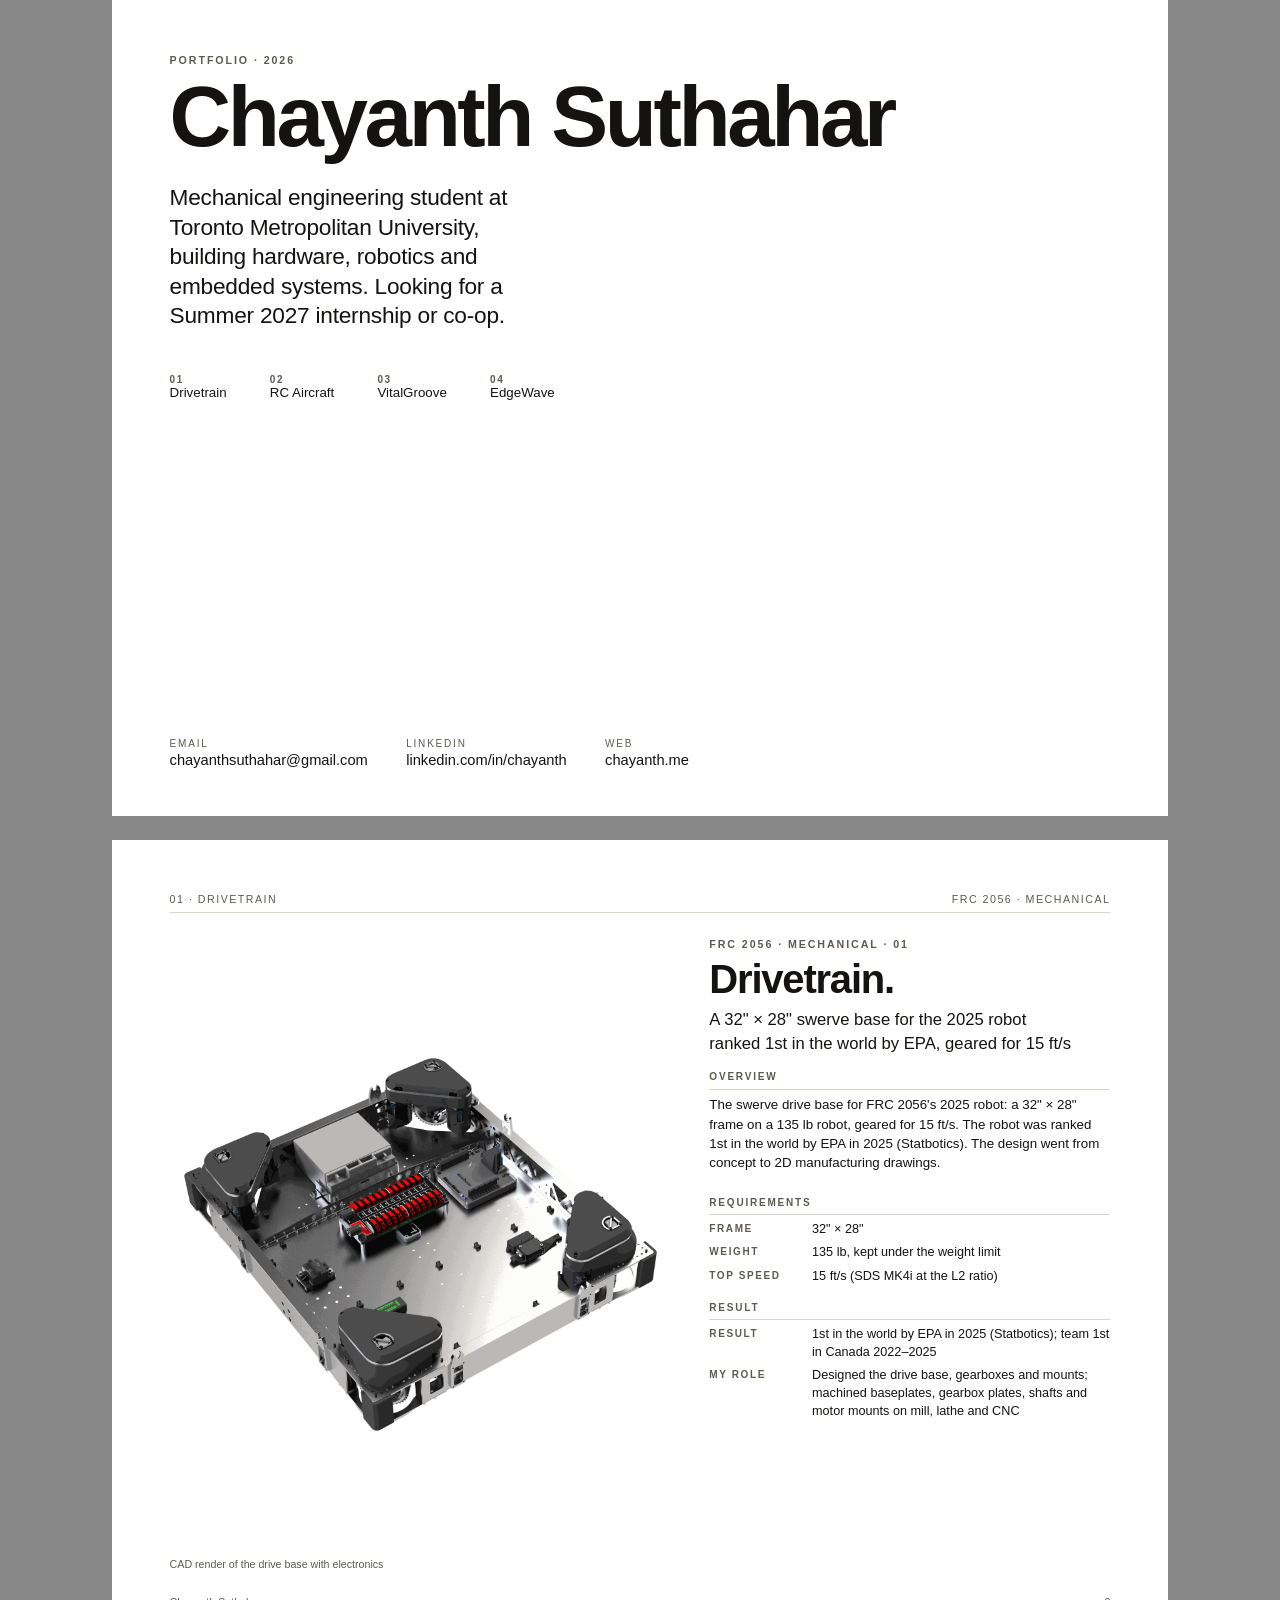
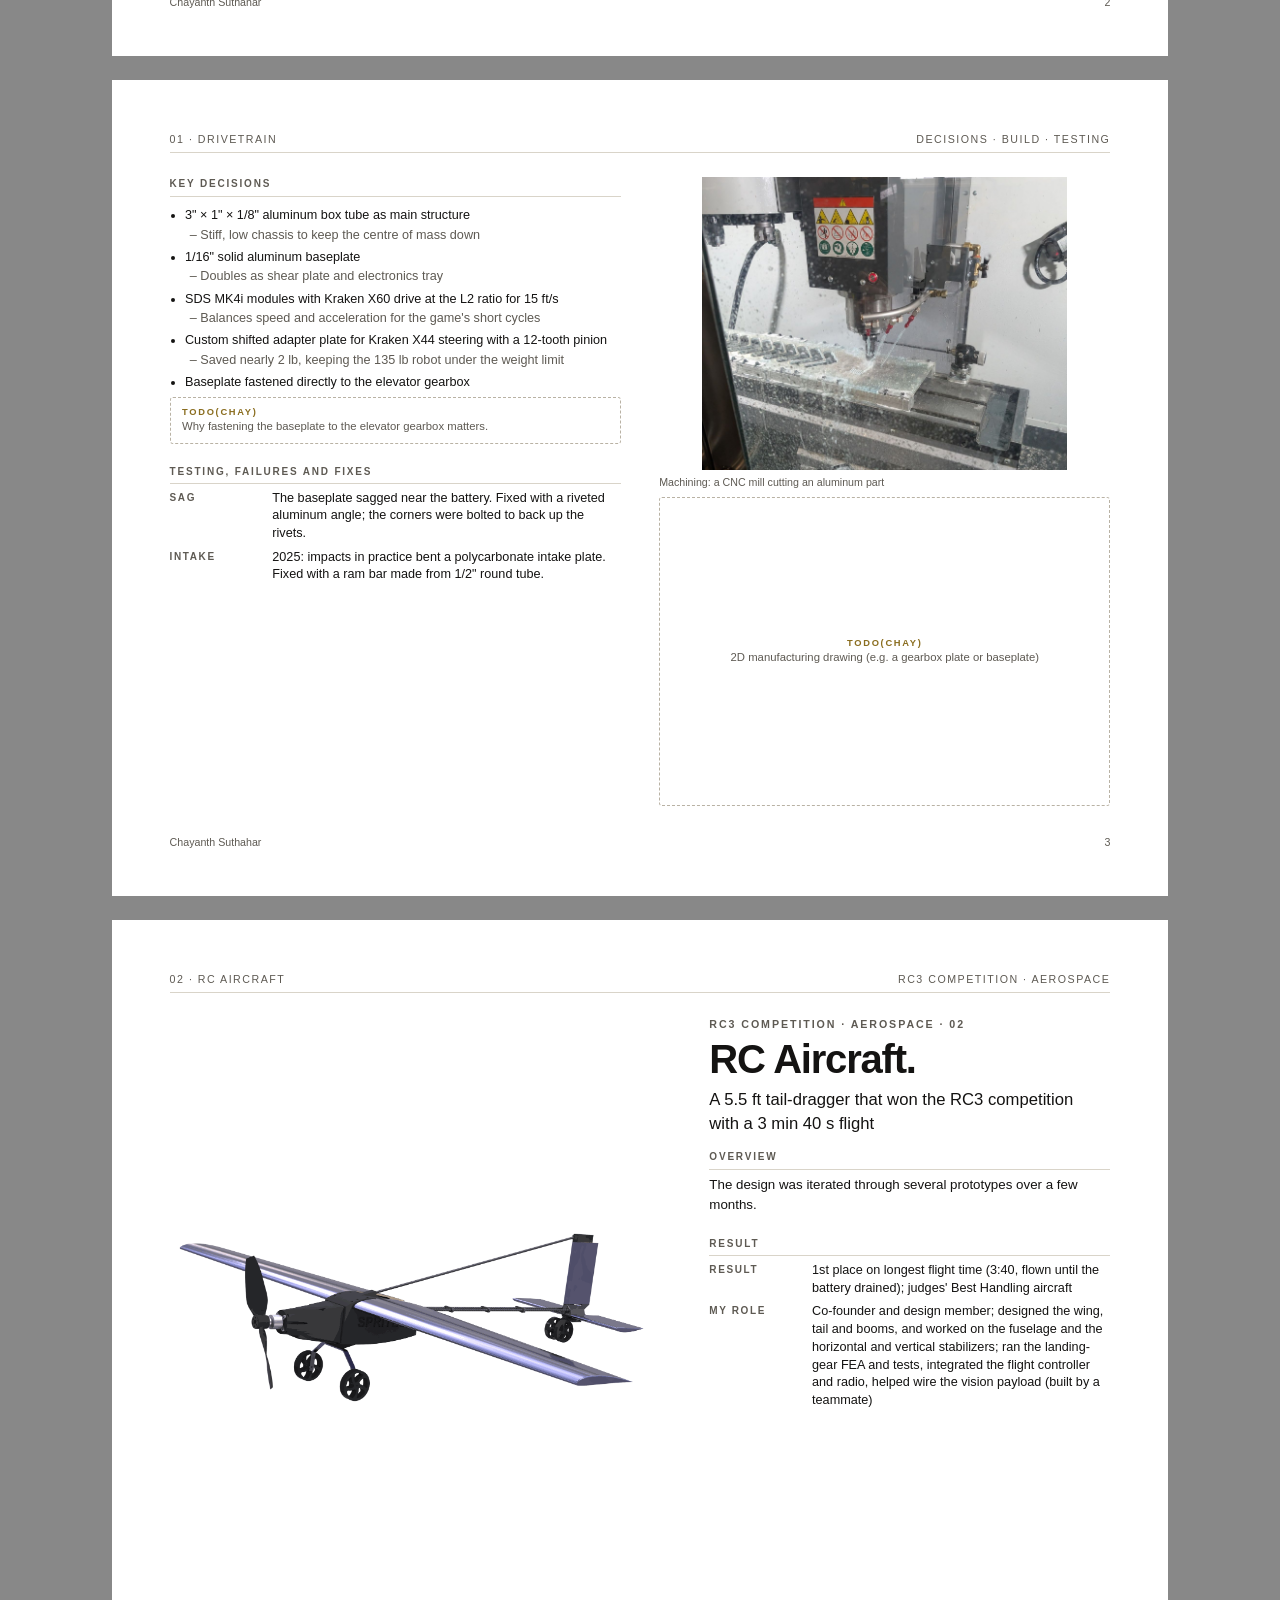
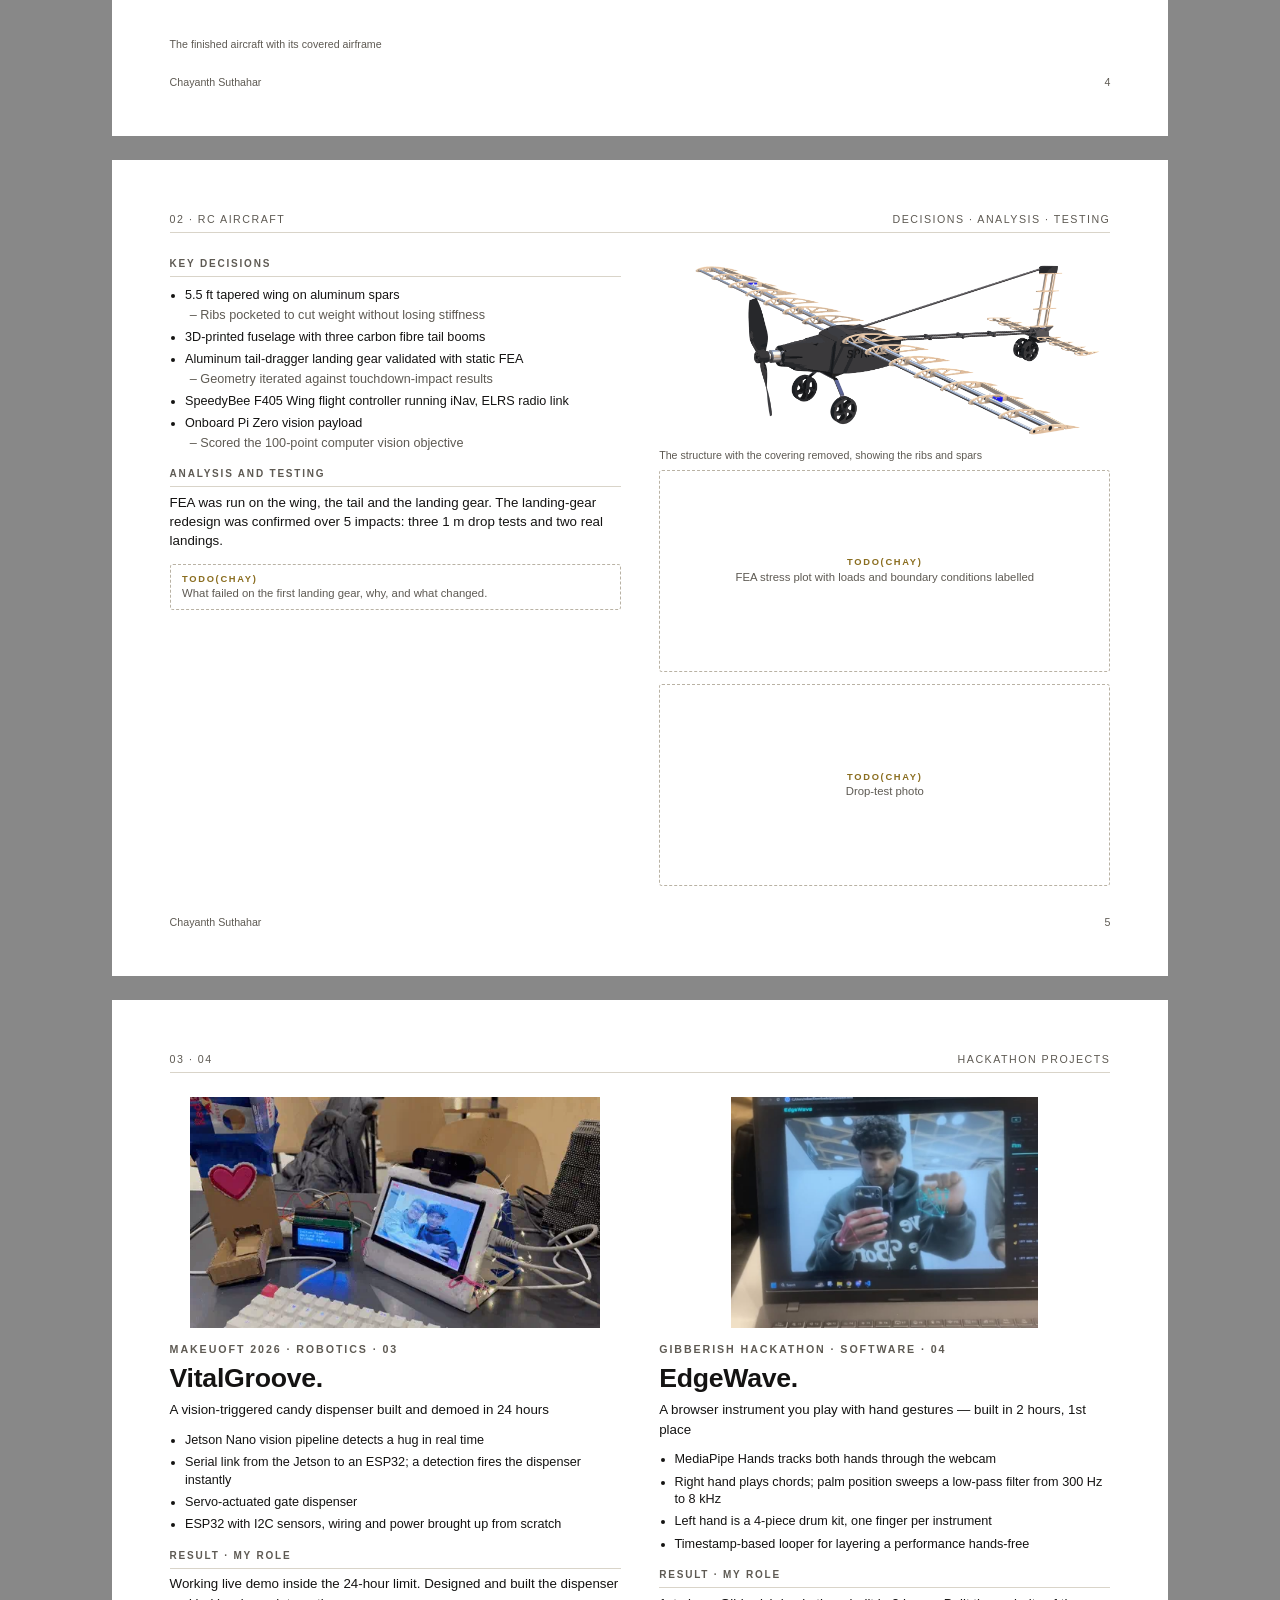
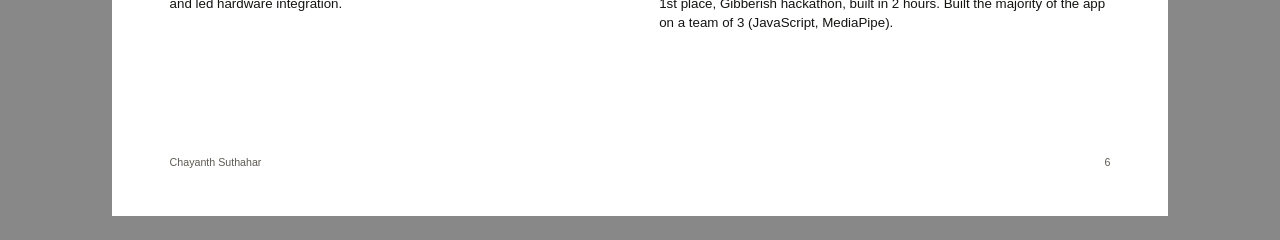
<file: portfolio/portfolio.html>
<!DOCTYPE html>
<!--
  PORTFOLIO PDF — print source (NOT a page on the site).
  Landscape US Letter, light background so it prints well.
  Build the PDF with:   node portfolio/build.js
  Output:               portfolio/Chayanth_Suthahar_Portfolio_DRAFT.pdf

  Text is copied word-for-word from projects.html and the case-study pages.
  If you change a fact there, change it here too (and vice versa).
  Dashed boxes = TODO(Chay): material still to come. When none are left,
  rename the output to Chayanth_Suthahar_Portfolio.pdf and add the
  "Portfolio (PDF)" link (see the TODO on projects.html).
-->
<html lang="en">
<head>
<meta charset="utf-8">
<title>Chayanth Suthahar — Portfolio</title>
<style>
@page{size:11in 8.5in;margin:0}
:root{
  --ink:#141312;--dim:#5E5A53;--hair:#D9D4C9;--paper:#FFFFFF;
  --grotesk:'Helvetica Neue','Helvetica','Arial',sans-serif;
}
*{box-sizing:border-box}
html,body{margin:0;background:#888}
body{font-family:var(--grotesk);color:var(--ink);-webkit-font-smoothing:antialiased;-webkit-print-color-adjust:exact;print-color-adjust:exact}
.page{
  width:11in;height:8.5in;padding:.55in .6in .5in;background:var(--paper);
  margin:0 auto .25in;overflow:hidden;position:relative;
  display:grid;grid-template-rows:auto 1fr auto;row-gap:.25in;
  page-break-after:always;break-after:page;
}
@media print{ html,body{background:none} .page{margin:0} }

.run{display:flex;justify-content:space-between;font-size:8pt;letter-spacing:.14em;text-transform:uppercase;color:var(--dim);border-bottom:1px solid var(--hair);padding-bottom:.08in}
.foot{display:flex;justify-content:space-between;font-size:8pt;color:var(--dim)}

.eyebrow{margin:0 0 .06in;font-size:8pt;font-weight:700;letter-spacing:.18em;text-transform:uppercase;color:var(--dim)}
h1{margin:0;font-weight:600;font-size:40pt;line-height:1;letter-spacing:-.03em}
h2{margin:0;font-weight:600;font-size:30pt;line-height:1;letter-spacing:-.03em}
h3{margin:0 0 .06in;font-weight:600;font-size:11.5pt;letter-spacing:-.01em}
.tag{margin:.1in 0 0;font-size:12.5pt;line-height:1.4;max-width:40ch}
p{margin:0 0 .08in;font-size:10pt;line-height:1.45}
.label{margin:.16in 0 .06in;padding-bottom:.04in;border-bottom:1px solid var(--hair);font-size:7.5pt;font-weight:700;letter-spacing:.18em;text-transform:uppercase;color:var(--dim)}

.two{display:grid;grid-template-columns:1.25fr 1fr;column-gap:.4in;min-height:0}
.two--even{grid-template-columns:1fr 1fr}
.col{min-height:0;display:flex;flex-direction:column}
.media{display:flex;align-items:center;justify-content:center;min-height:0;flex:1}
.media img{max-width:100%;max-height:100%;object-fit:contain;display:block}
.cap{margin:.06in 0 0;font-size:8pt;color:var(--dim)}

dl.facts{margin:0;display:grid;gap:.06in}
dl.facts > div{display:grid;grid-template-columns:.95in 1fr;column-gap:.12in}
dl.facts dt{font-size:7.5pt;font-weight:700;letter-spacing:.16em;text-transform:uppercase;color:var(--dim);padding-top:.02in}
dl.facts dd{margin:0;font-size:9.5pt;line-height:1.4}

ul.feat{margin:0;padding-left:.16in;font-size:9.5pt;line-height:1.38}
ul.feat > li{margin-top:.05in}
ul.feat ul{margin:.02in 0 0;padding-left:.16in;color:var(--dim);list-style:"– "}

.todo{
  border:1.2px dashed #B9B2A4;border-radius:3px;padding:.08in .12in;margin:.06in 0;
  font-size:8.5pt;line-height:1.4;color:var(--dim);
}
.todo b{display:block;font-size:7pt;letter-spacing:.18em;text-transform:uppercase;color:#8A6D1F}
.todo--box{flex:1;display:grid;place-content:center;text-align:center;min-height:1.3in}

/* cover */
.cover{grid-template-rows:1fr auto}
.cover h1{font-size:64pt;letter-spacing:-.04em}
.cover .summary{margin:.25in 0 0;font-size:17pt;line-height:1.3;max-width:30ch;letter-spacing:-.01em}
.cover .contact{display:flex;flex-wrap:wrap;gap:.08in .4in;font-size:11pt}
.cover .contact span{color:var(--dim);font-size:7.5pt;letter-spacing:.18em;text-transform:uppercase;display:block;margin-bottom:.03in}
.cover .toc{margin:.45in 0 0;padding:0;list-style:none;display:grid;grid-template-columns:repeat(4,auto);justify-content:start;column-gap:.45in;font-size:10pt}
.cover .toc b{display:block;font-size:7.5pt;letter-spacing:.16em;color:var(--dim);font-weight:700}
</style>
</head>
<body>

<!-- ============ 1. COVER ============ -->
<section class="page cover">
  <div>
    <p class="eyebrow">Portfolio · 2026</p>
    <h1>Chayanth Suthahar</h1>
    <p class="summary">Mechanical engineering student at Toronto Metropolitan University, building hardware, robotics and embedded systems. Looking for a Summer 2027 internship or co-op.</p>
    <ol class="toc">
      <li><b>01</b>Drivetrain</li>
      <li><b>02</b>RC Aircraft</li>
      <li><b>03</b>VitalGroove</li>
      <li><b>04</b>EdgeWave</li>
    </ol>
  </div>
  <div class="contact">
    <div><span>Email</span>chayanthsuthahar@gmail.com</div>
    <div><span>LinkedIn</span>linkedin.com/in/chayanth</div>
    <div><span>Web</span>chayanth.me</div>
  </div>
</section>

<!-- ============ 2. DRIVETRAIN (1/2) ============ -->
<section class="page">
  <div class="run"><span>01 · Drivetrain</span><span>FRC 2056 · Mechanical</span></div>
  <div class="two">
    <div class="col">
      <div class="media"><img src="../drivebase.png" alt=""></div>
      <p class="cap">CAD render of the drive base with electronics</p>
    </div>
    <div class="col">
      <p class="eyebrow">FRC 2056 · Mechanical · 01</p>
      <h2>Drivetrain.</h2>
      <p class="tag">A 32" × 28" swerve base for the 2025 robot ranked 1st in the world by EPA, geared for 15&nbsp;ft/s</p>
      <p class="label">Overview</p>
      <p>The swerve drive base for FRC 2056's 2025 robot: a 32"&nbsp;×&nbsp;28" frame on a 135&nbsp;lb robot, geared for 15&nbsp;ft/s. The robot was ranked 1st in the world by EPA in 2025 (Statbotics). The design went from concept to 2D manufacturing drawings.</p>
      <p class="label">Requirements</p>
      <dl class="facts">
        <div><dt>Frame</dt><dd>32" × 28"</dd></div>
        <div><dt>Weight</dt><dd>135&nbsp;lb, kept under the weight limit</dd></div>
        <div><dt>Top speed</dt><dd>15&nbsp;ft/s (SDS MK4i at the L2 ratio)</dd></div>
      </dl>
      <p class="label">Result</p>
      <dl class="facts">
        <div><dt>Result</dt><dd>1st in the world by EPA in 2025 (Statbotics); team 1st in Canada 2022–2025</dd></div>
        <div><dt>My role</dt><dd>Designed the drive base, gearboxes and mounts; machined baseplates, gearbox plates, shafts and motor mounts on mill, lathe and CNC</dd></div>
      </dl>
    </div>
  </div>
  <div class="foot"><span>Chayanth Suthahar</span><span>2</span></div>
</section>

<!-- ============ 3. DRIVETRAIN (2/2) ============ -->
<section class="page">
  <div class="run"><span>01 · Drivetrain</span><span>Decisions · Build · Testing</span></div>
  <div class="two two--even">
    <div class="col">
      <p class="label" style="margin-top:0">Key decisions</p>
      <ul class="feat">
        <li>3" × 1" × 1/8" aluminum box tube as main structure
          <ul><li>Stiff, low chassis to keep the centre of mass down</li></ul></li>
        <li>1/16" solid aluminum baseplate
          <ul><li>Doubles as shear plate and electronics tray</li></ul></li>
        <li>SDS MK4i modules with Kraken X60 drive at the L2 ratio for 15&nbsp;ft/s
          <ul><li>Balances speed and acceleration for the game's short cycles</li></ul></li>
        <li>Custom shifted adapter plate for Kraken X44 steering with a 12-tooth pinion
          <ul><li>Saved nearly 2&nbsp;lb, keeping the 135&nbsp;lb robot under the weight limit</li></ul></li>
        <li>Baseplate fastened directly to the elevator gearbox</li>
      </ul>
      <!-- TODO(Chay): why the baseplate-to-gearbox mount matters -->
      <div class="todo"><b>TODO(Chay)</b>Why fastening the baseplate to the elevator gearbox matters.</div>
      <p class="label">Testing, failures and fixes</p>
      <dl class="facts">
        <div><dt>Sag</dt><dd>The baseplate sagged near the battery. Fixed with a riveted aluminum angle; the corners were bolted to back up the rivets.</dd></div>
        <div><dt>Intake</dt><dd>2025: impacts in practice bent a polycarbonate intake plate. Fixed with a ram bar made from 1/2" round tube.</dd></div>
      </dl>
    </div>
    <div class="col">
      <div class="media" style="max-height:3.3in"><img src="../machining.jpg" alt=""></div>
      <p class="cap">Machining: a CNC mill cutting an aluminum part</p>
      <!-- TODO(Chay): one 2D manufacturing drawing (gearbox plate or baseplate) -->
      <div class="todo todo--box"><b>TODO(Chay)</b>2D manufacturing drawing (e.g. a gearbox plate or baseplate)</div>
    </div>
  </div>
  <div class="foot"><span>Chayanth Suthahar</span><span>3</span></div>
</section>

<!-- ============ 4. RC AIRCRAFT (1/2) ============ -->
<section class="page">
  <div class="run"><span>02 · RC Aircraft</span><span>RC3 Competition · Aerospace</span></div>
  <div class="two">
    <div class="col">
      <div class="media"><img src="../plane-covered.png" alt=""></div>
      <p class="cap">The finished aircraft with its covered airframe</p>
    </div>
    <div class="col">
      <p class="eyebrow">RC3 Competition · Aerospace · 02</p>
      <h2>RC Aircraft.</h2>
      <p class="tag">A 5.5&nbsp;ft tail-dragger that won the RC3 competition with a 3&nbsp;min 40&nbsp;s flight</p>
      <p class="label">Overview</p>
      <p>The design was iterated through several prototypes over a few months.</p>
      <p class="label">Result</p>
      <dl class="facts">
        <div><dt>Result</dt><dd>1st place on longest flight time (3:40, flown until the battery drained); judges' Best Handling aircraft</dd></div>
        <div><dt>My role</dt><dd>Co-founder and design member; designed the wing, tail and booms, and worked on the fuselage and the horizontal and vertical stabilizers; ran the landing-gear FEA and tests, integrated the flight controller and radio, helped wire the vision payload (built by a teammate)</dd></div>
      </dl>
    </div>
  </div>
  <div class="foot"><span>Chayanth Suthahar</span><span>4</span></div>
</section>

<!-- ============ 5. RC AIRCRAFT (2/2) ============ -->
<section class="page">
  <div class="run"><span>02 · RC Aircraft</span><span>Decisions · Analysis · Testing</span></div>
  <div class="two two--even">
    <div class="col">
      <p class="label" style="margin-top:0">Key decisions</p>
      <ul class="feat">
        <li>5.5&nbsp;ft tapered wing on aluminum spars
          <ul><li>Ribs pocketed to cut weight without losing stiffness</li></ul></li>
        <li>3D-printed fuselage with three carbon fibre tail booms</li>
        <li>Aluminum tail-dragger landing gear validated with static FEA
          <ul><li>Geometry iterated against touchdown-impact results</li></ul></li>
        <li>SpeedyBee F405 Wing flight controller running iNav, ELRS radio link</li>
        <li>Onboard Pi Zero vision payload
          <ul><li>Scored the 100-point computer vision objective</li></ul></li>
      </ul>
      <p class="label">Analysis and testing</p>
      <p>FEA was run on the wing, the tail and the landing gear. The landing-gear redesign was confirmed over 5 impacts: three 1&nbsp;m drop tests and two real landings.</p>
      <!-- TODO(Chay): what failed on the first landing gear, and what changed -->
      <div class="todo"><b>TODO(Chay)</b>What failed on the first landing gear, why, and what changed.</div>
    </div>
    <div class="col">
      <div class="media" style="max-height:2.6in"><img src="../plane-uncovered.png" alt=""></div>
      <p class="cap">The structure with the covering removed, showing the ribs and spars</p>
      <!-- TODO(Chay): FEA stress plot(s) with load case; drop-test photo -->
      <div class="todo todo--box"><b>TODO(Chay)</b>FEA stress plot with loads and boundary conditions labelled</div>
      <div class="todo todo--box" style="min-height:.9in"><b>TODO(Chay)</b>Drop-test photo</div>
    </div>
  </div>
  <div class="foot"><span>Chayanth Suthahar</span><span>5</span></div>
</section>

<!-- ============ 6. VITALGROOVE + EDGEWAVE ============ -->
<section class="page">
  <div class="run"><span>03 · 04</span><span>Hackathon projects</span></div>
  <div class="two two--even">
    <div class="col">
      <div class="media" style="max-height:2.4in"><img src="../vitalgroove-build.webp" alt=""></div>
      <p class="eyebrow" style="margin-top:.15in">MakeUofT 2026 · Robotics · 03</p>
      <h3 style="font-size:20pt">VitalGroove.</h3>
      <p>A vision-triggered candy dispenser built and demoed in 24 hours</p>
      <ul class="feat">
        <li>Jetson Nano vision pipeline detects a hug in real time</li>
        <li>Serial link from the Jetson to an ESP32; a detection fires the dispenser instantly</li>
        <li>Servo-actuated gate dispenser</li>
        <li>ESP32 with I2C sensors, wiring and power brought up from scratch</li>
      </ul>
      <p class="label">Result · My role</p>
      <p>Working live demo inside the 24-hour limit. Designed and built the dispenser and led hardware integration.</p>
    </div>
    <div class="col">
      <div class="media" style="max-height:2.4in"><img src="../edgewave-poster.jpg" alt=""></div>
      <p class="eyebrow" style="margin-top:.15in">Gibberish Hackathon · Software · 04</p>
      <h3 style="font-size:20pt">EdgeWave.</h3>
      <p>A browser instrument you play with hand gestures — built in 2 hours, 1st place</p>
      <ul class="feat">
        <li>MediaPipe Hands tracks both hands through the webcam</li>
        <li>Right hand plays chords; palm position sweeps a low-pass filter from 300&nbsp;Hz to 8&nbsp;kHz</li>
        <li>Left hand is a 4-piece drum kit, one finger per instrument</li>
        <li>Timestamp-based looper for layering a performance hands-free</li>
      </ul>
      <p class="label">Result · My role</p>
      <p>1st place, Gibberish hackathon, built in 2 hours. Built the majority of the app on a team of 3 (JavaScript, MediaPipe).</p>
    </div>
  </div>
  <div class="foot"><span>Chayanth Suthahar</span><span>6</span></div>
</section>

<!-- TODO(Chay): optional page for the gearboxes and the intake ram bar once that material exists -->

</body>
</html>
</file>
<file: site.css>
/* ============================================================
   SHARED STYLES — loaded by every page (index, projects, case studies)
   Keep the nav and label colours here so the pages can't drift apart.
   ============================================================ */

:root{
  /* small uppercase labels (eyebrows, FEATURES, RESULT, contents tags).
     A touch dimmer than body text (--fg) so they still read as labels,
     but far easier to read than --dim on a phone in bright light. */
  --label:#C4C4C1;

  /* nav inset: identical on every page */
  --nav-pad:clamp(1.15rem,2.8vw,2.5rem);
}

/* ---------- site nav (markup written by site.js) ---------- */
.sitebar{
  display:flex;justify-content:space-between;align-items:center;gap:1rem;
}
.sitenav{display:flex;flex-wrap:wrap;align-items:center;gap:.5rem 1.5rem;margin-left:auto;font-size:.8125rem;line-height:1.2}
.sitenav a{
  color:var(--dim);padding-bottom:.15rem;
  border-bottom:1px solid transparent;
  transition:color .2s,border-color .2s;
}
.sitenav a:hover,.sitenav a:focus-visible{color:var(--fg);border-bottom-color:var(--fg)}
.sitenav a[aria-current="page"]{color:var(--fg);border-bottom-color:var(--fg)}

/* pages other than home: the bar sits in its own header with the same inset */
.topbar--page{padding:var(--nav-pad) var(--nav-pad) 0}

@media (max-width:600px){
  .sitebar{flex-wrap:wrap;gap:.5rem 1rem}
  .sitenav{order:1;width:100%;margin-left:0;justify-content:flex-start;gap:.5rem 1.4rem}
  .sitebar .lang{order:2;width:100%;justify-content:flex-start}
}

/* ---------- page transition curtain ---------- */
.curtain{
  position:fixed;inset:0;z-index:9999;
  background:var(--bg);
  opacity:1;pointer-events:none;
  transition:opacity .5s ease;
}
.curtain.clear{opacity:0}
@media (prefers-reduced-motion:reduce){ .curtain{transition:none} }
</file>
